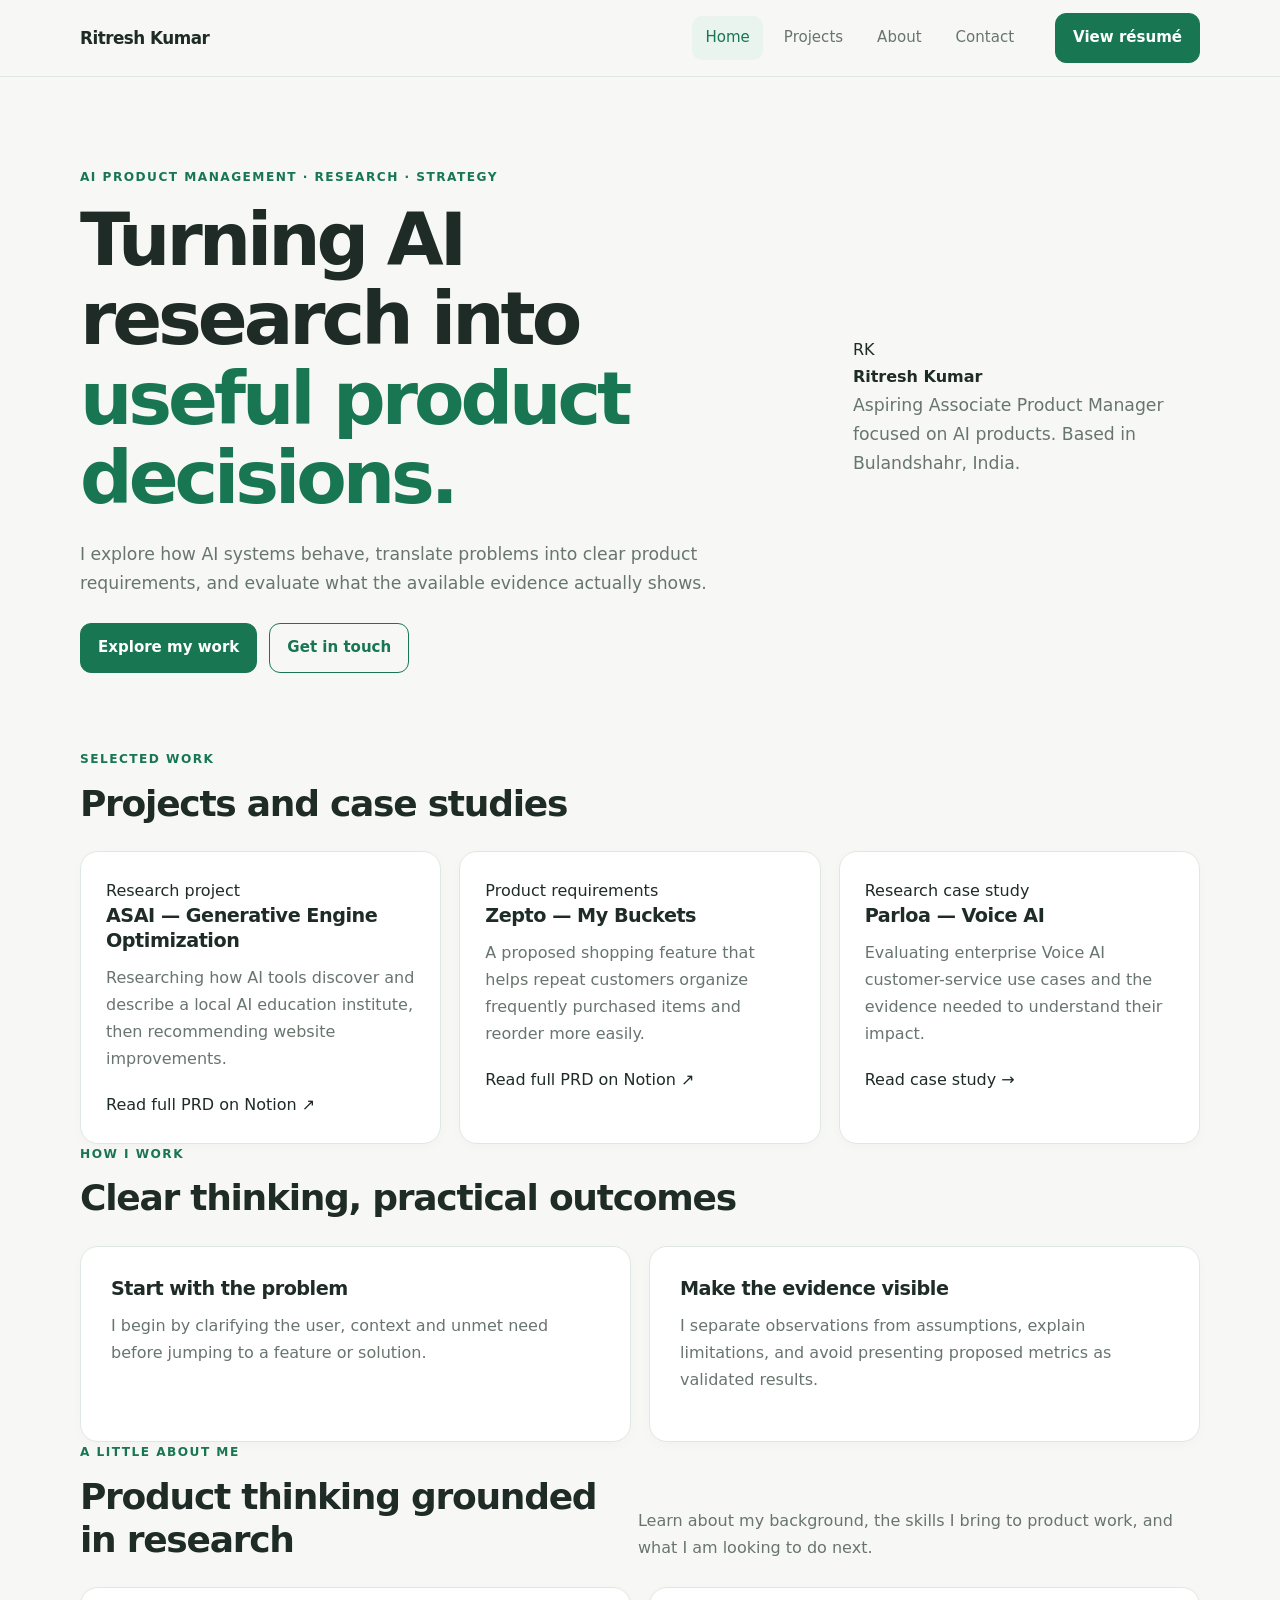
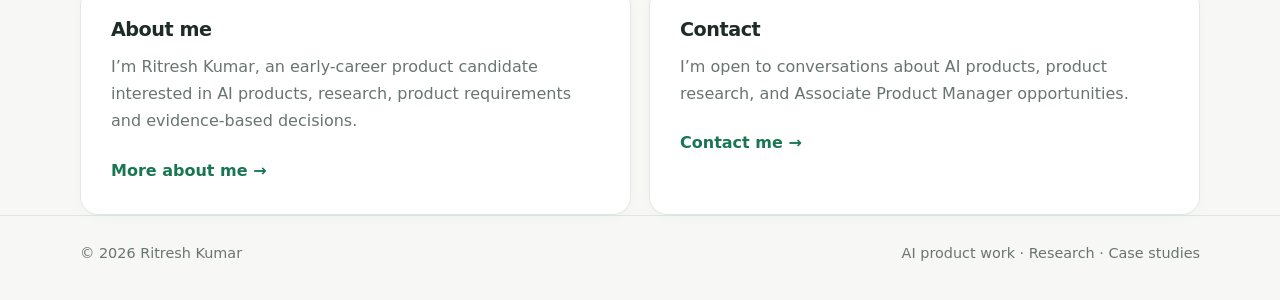
<file: index.html>
<!doctype html><html lang="en"><head><meta charset="utf-8"><meta name="viewport" content="width=device-width,initial-scale=1"><title>Ritresh Kumar | AI Product Portfolio</title><meta name="description" content="AI product research, GEO project work, product requirements and case studies by Ritresh Kumar."><link rel="stylesheet" href="styles.css"></head><body><header class="topbar"><nav class="nav wrap"><a class="brand" href="index.html">Ritresh Kumar</a><button class="menu-toggle" aria-expanded="false" aria-label="Toggle navigation">Menu</button><div class="navlinks"><a class="active" href="index.html">Home</a><a href="projects.html">Projects</a><a href="about.html">About</a><a href="contact.html">Contact</a></div><a class="button" href="resume.pdf" target="_blank" rel="noreferrer">View résumé</a></nav></header><main><div class="wrap"><section class="hero" style="border:0"><div><div class="eyebrow">AI Product Management · Research · Strategy</div><h1>Turning AI research into <span>useful product decisions.</span></h1><p>I explore how AI systems behave, translate problems into clear product requirements, and evaluate what the available evidence actually shows.</p><div class="actions"><a class="button" href="projects.html">Explore my work</a><a class="button secondary" href="contact.html">Get in touch</a></div></div><div class="profile-card"><div class="profile-mark">RK</div><strong>Ritresh Kumar</strong><p>Aspiring Associate Product Manager focused on AI products. Based in Bulandshahr, India.</p></div></section><section id="featured"><div class="section-head"><div><div class="eyebrow">Selected work</div><h2>Projects and case studies</h2></div></div><div class="cards project-cards">
<a class="project-card project-card-link" href="asai-case-study.html" aria-label="Open ASAI Generative Engine Optimization case study"><span class="tag">Research project</span><h3>ASAI — Generative Engine Optimization</h3><p>Researching how AI tools discover and describe a local AI education institute, then recommending website improvements.</p><span class="card-open">Read full PRD on Notion <span aria-hidden="true">↗</span></span></a>
<a class="project-card project-card-link" href="zepto-case-study.html" aria-label="Open Zepto My Buckets product requirements document"><span class="tag">Product requirements</span><h3>Zepto — My Buckets</h3><p>A proposed shopping feature that helps repeat customers organize frequently purchased items and reorder more easily.</p><span class="card-open">Read full PRD on Notion <span aria-hidden="true">↗</span></span></a>
<a class="project-card project-card-link" href="parloa-case-study.html" aria-label="Open Parloa Voice AI case study"><span class="tag">Research case study</span><h3>Parloa — Voice AI</h3><p>Evaluating enterprise Voice AI customer-service use cases and the evidence needed to understand their impact.</p><span class="card-open">Read case study <span aria-hidden="true">→</span></span></a>
</div></section><section><div class="section-head"><div><div class="eyebrow">How I work</div><h2>Clear thinking, practical outcomes</h2></div></div><div class="about-grid"><div class="simple-panel"><h3>Start with the problem</h3><p>I begin by clarifying the user, context and unmet need before jumping to a feature or solution.</p></div><div class="simple-panel"><h3>Make the evidence visible</h3><p>I separate observations from assumptions, explain limitations, and avoid presenting proposed metrics as validated results.</p></div></div></section><section class="home-overview"><div class="section-head"><div><div class="eyebrow">A little about me</div><h2>Product thinking grounded in research</h2></div><p>Learn about my background, the skills I bring to product work, and what I am looking to do next.</p></div><div class="about-grid"><article class="simple-panel overview-card"><h3>About me</h3><p>I’m Ritresh Kumar, an early-career product candidate interested in AI products, research, product requirements and evidence-based decisions.</p><a class="text-link" href="about.html">More about me <span aria-hidden="true">→</span></a></article><article class="simple-panel overview-card"><h3>Contact</h3><p>I’m open to conversations about AI products, product research, and Associate Product Manager opportunities.</p><a class="text-link" href="contact.html">Contact me <span aria-hidden="true">→</span></a></article></div></section></div></main><footer><div class="wrap footer-row"><span>© <span data-year>2026</span> Ritresh Kumar</span><span>AI product work · Research · Case studies</span></div></footer><script src="script.js"></script></body></html>
</file>
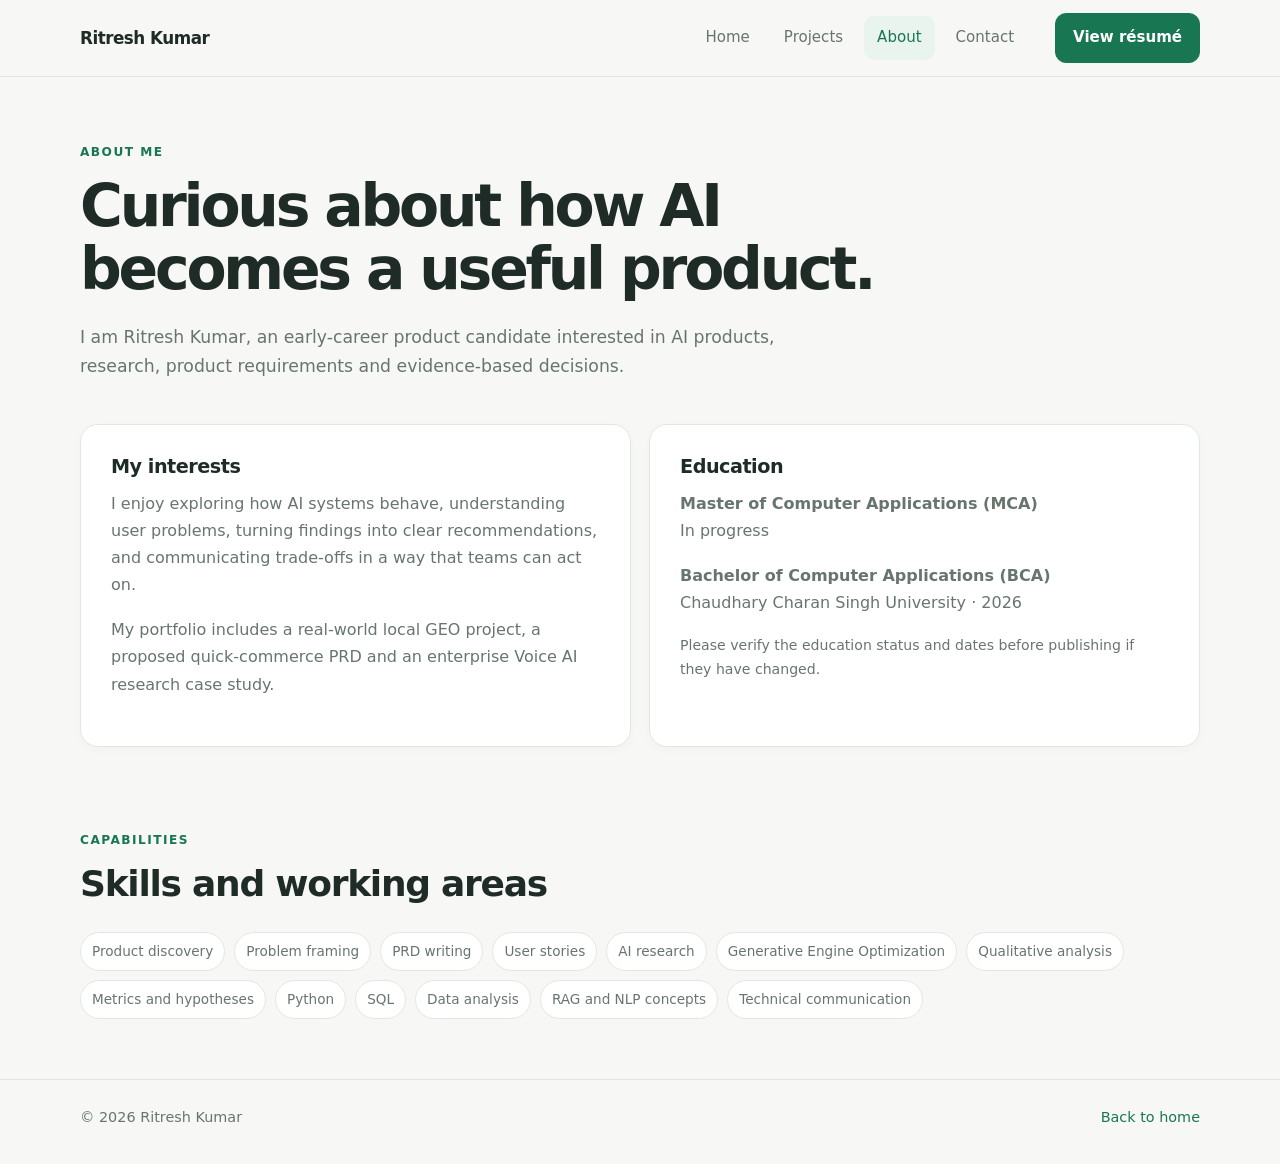
<file: about.html>
<!doctype html><html lang="en"><head><meta charset="utf-8"><meta name="viewport" content="width=device-width,initial-scale=1"><title>About Ritresh Kumar</title><link rel="stylesheet" href="styles.css"></head><body><header class="topbar"><nav class="nav wrap"><a class="brand" href="index.html">Ritresh Kumar</a><button class="menu-toggle" aria-expanded="false" aria-label="Toggle navigation">Menu</button><div class="navlinks"><a href="index.html">Home</a><a href="projects.html">Projects</a><a class="active" href="about.html">About</a><a href="contact.html">Contact</a></div><a class="button" href="resume.pdf" target="_blank" rel="noreferrer">View résumé</a></nav></header><main class="wrap"><div class="page-hero"><div class="eyebrow">About me</div><h1 class="page-title">Curious about how AI becomes a useful product.</h1><p style="max-width:760px;color:var(--muted)">I am Ritresh Kumar, an early-career product candidate interested in AI products, research, product requirements and evidence-based decisions.</p></div><div class="about-grid" style="padding-bottom:48px"><div class="simple-panel"><h3>My interests</h3><p>I enjoy exploring how AI systems behave, understanding user problems, turning findings into clear recommendations, and communicating trade-offs in a way that teams can act on.</p><p>My portfolio includes a real-world local GEO project, a proposed quick-commerce PRD and an enterprise Voice AI research case study.</p></div><div class="simple-panel"><h3>Education</h3><p><strong>Master of Computer Applications (MCA)</strong><br>In progress</p><p><strong>Bachelor of Computer Applications (BCA)</strong><br>Chaudhary Charan Singh University · 2026</p><p class="plain-note">Please verify the education status and dates before publishing if they have changed.</p></div></div><section style="padding-top:35px"><div class="section-head"><div><div class="eyebrow">Capabilities</div><h2>Skills and working areas</h2></div></div><div class="skills"><span>Product discovery</span><span>Problem framing</span><span>PRD writing</span><span>User stories</span><span>AI research</span><span>Generative Engine Optimization</span><span>Qualitative analysis</span><span>Metrics and hypotheses</span><span>Python</span><span>SQL</span><span>Data analysis</span><span>RAG and NLP concepts</span><span>Technical communication</span></div></section></main><footer><div class="wrap footer-row"><span>© 2026 Ritresh Kumar</span><a href="index.html">Back to home</a></div></footer><script src="script.js"></script></body></html>
</file>
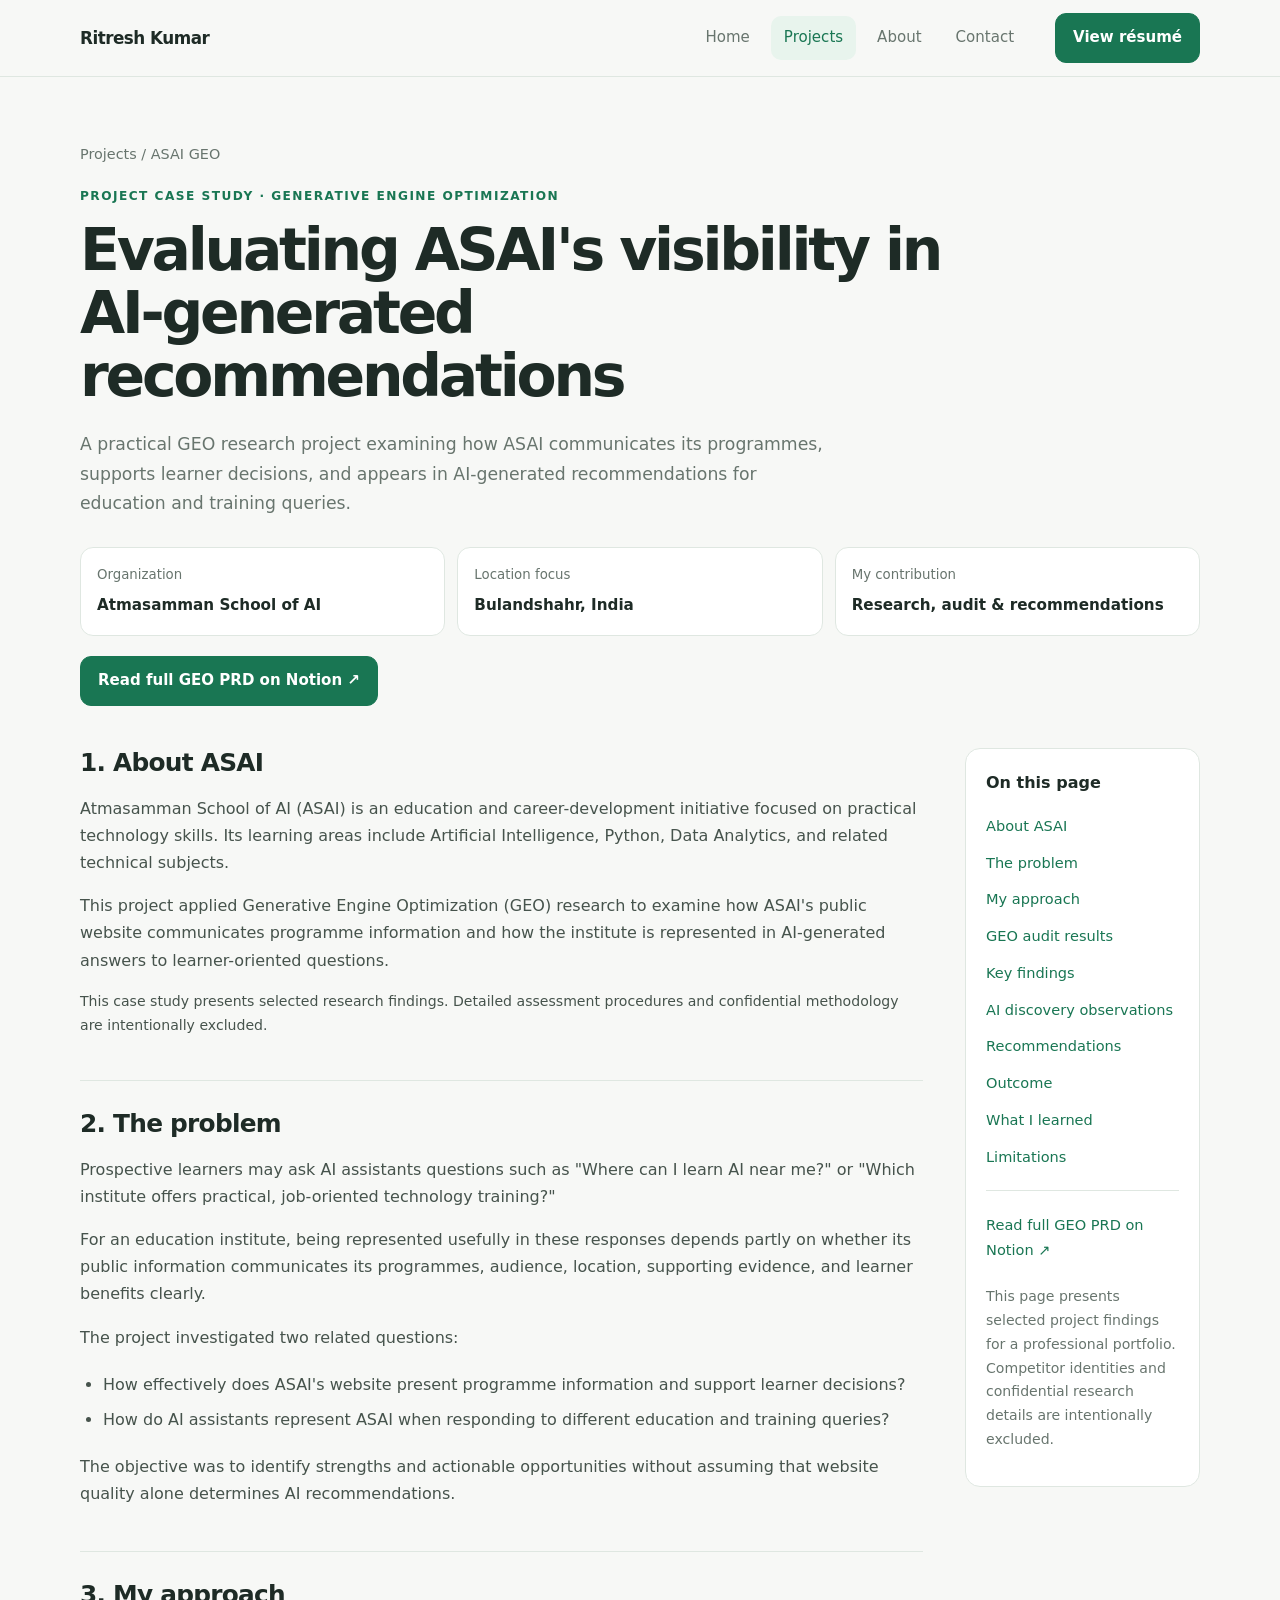
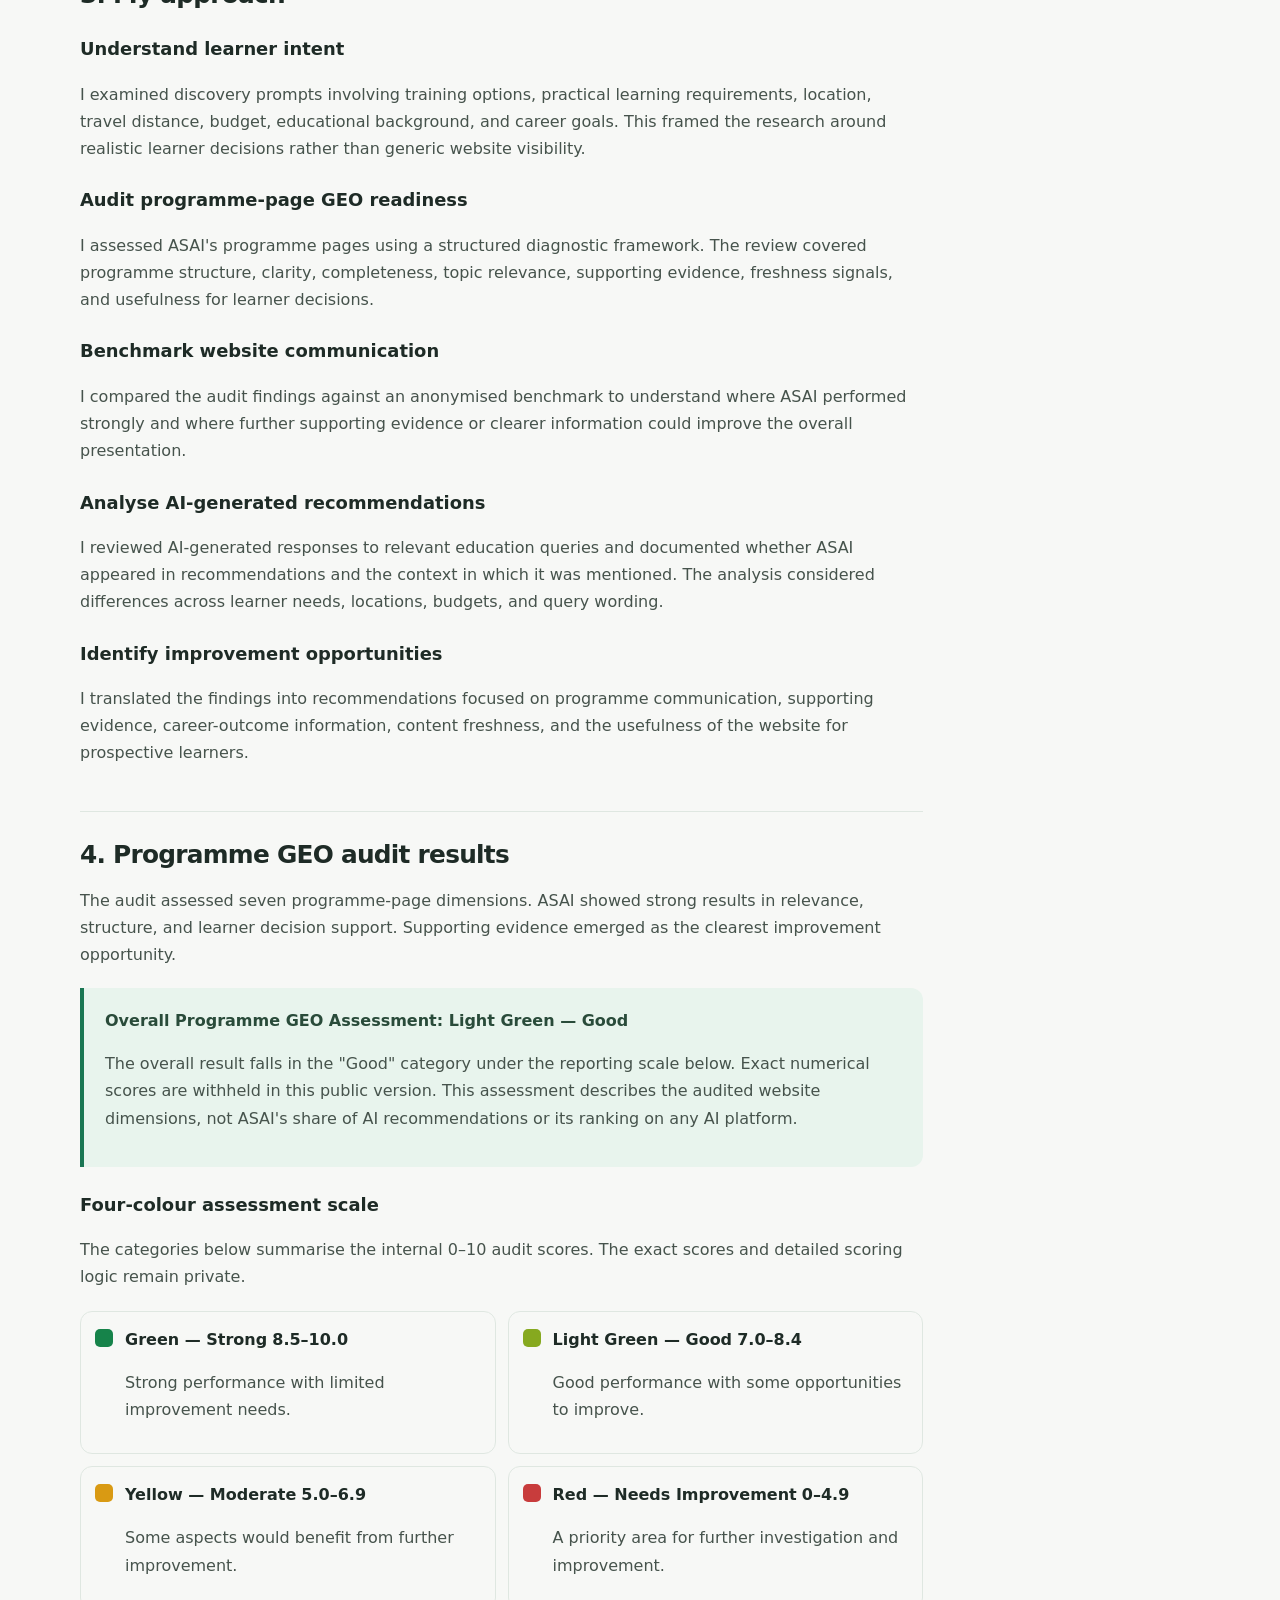
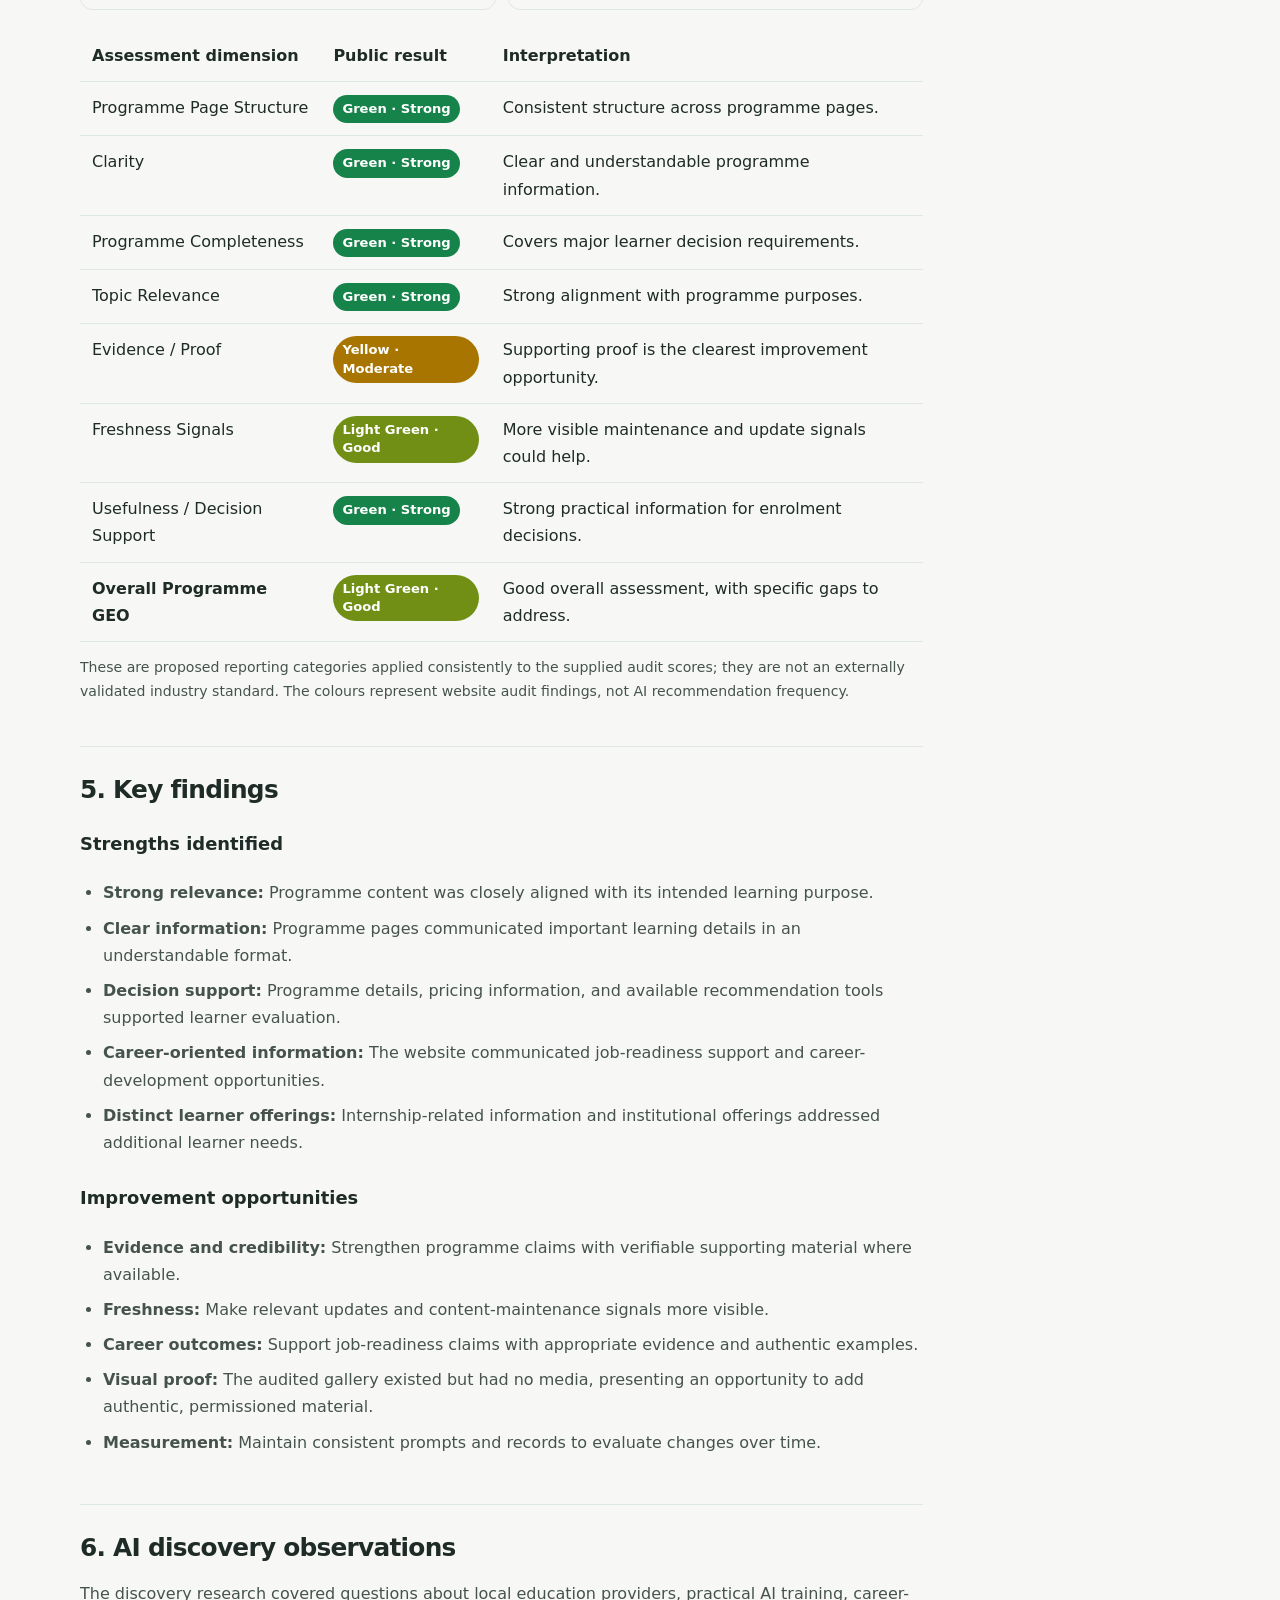
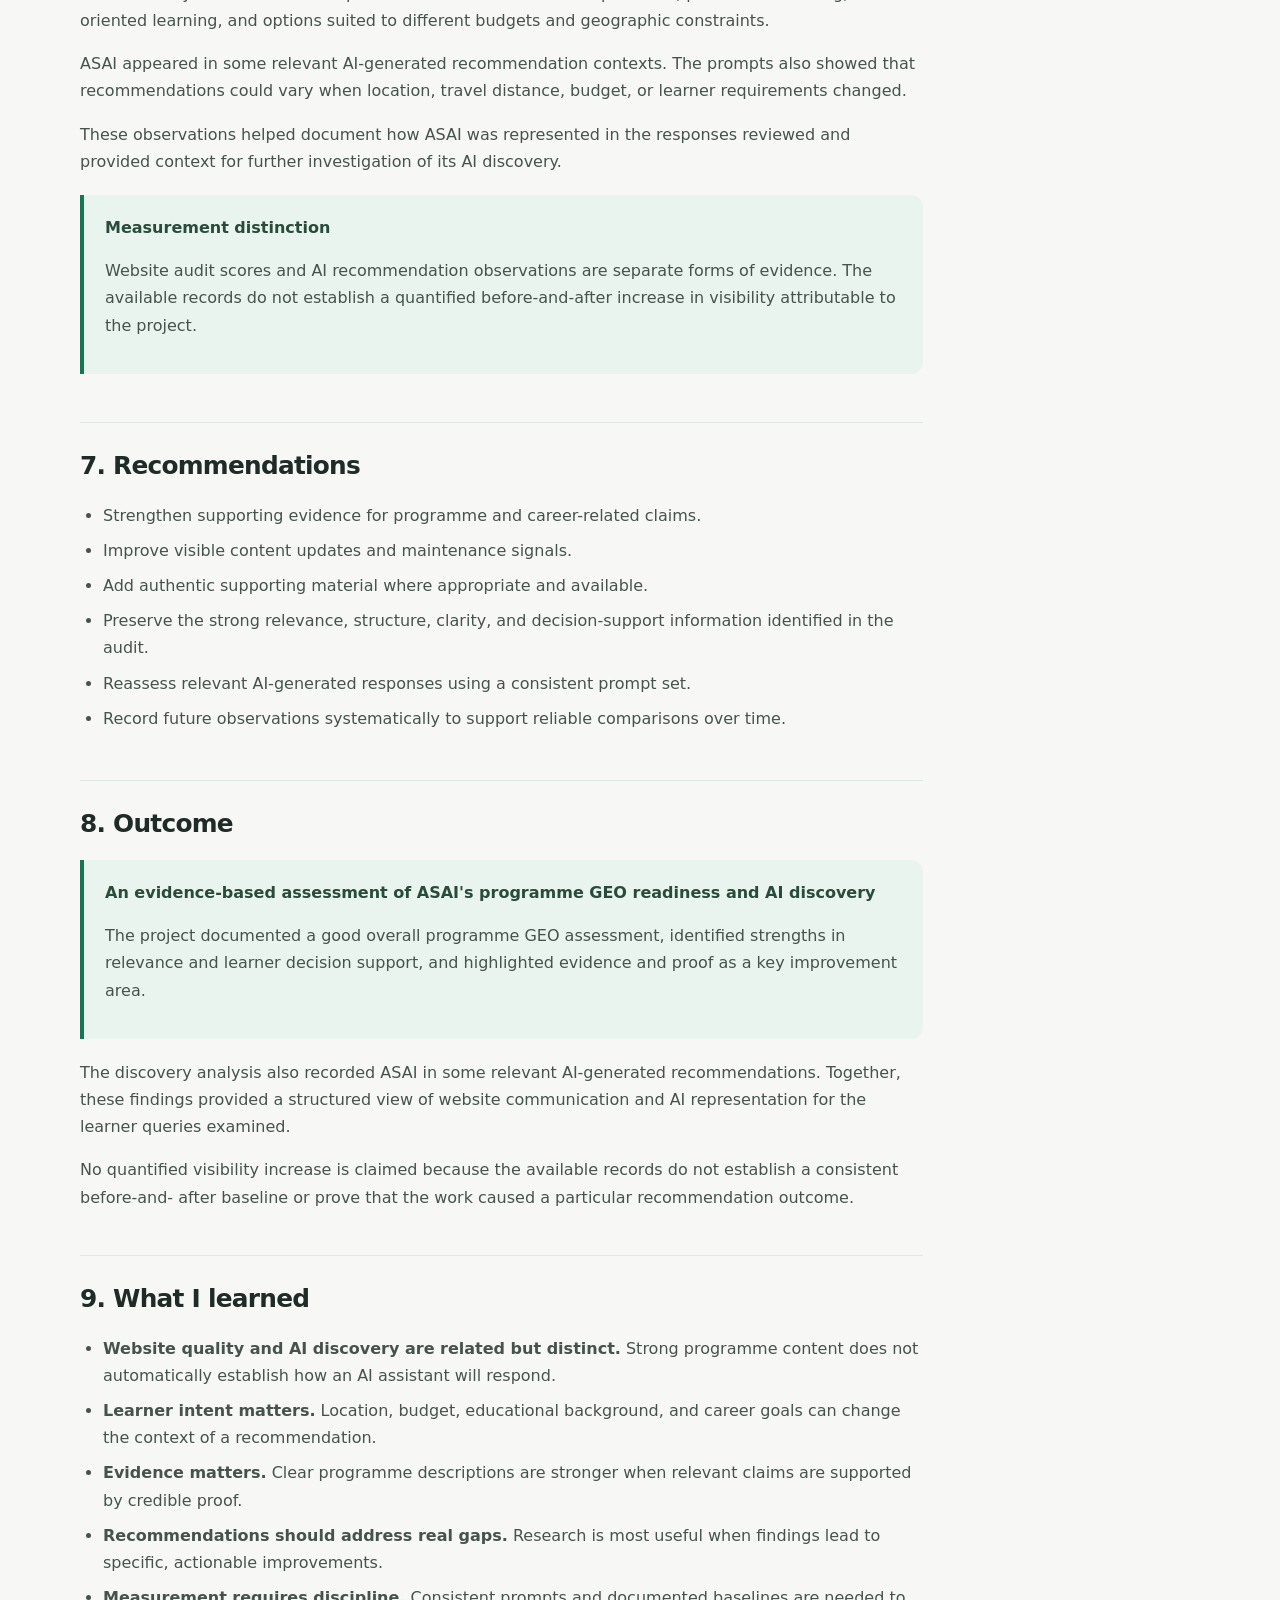
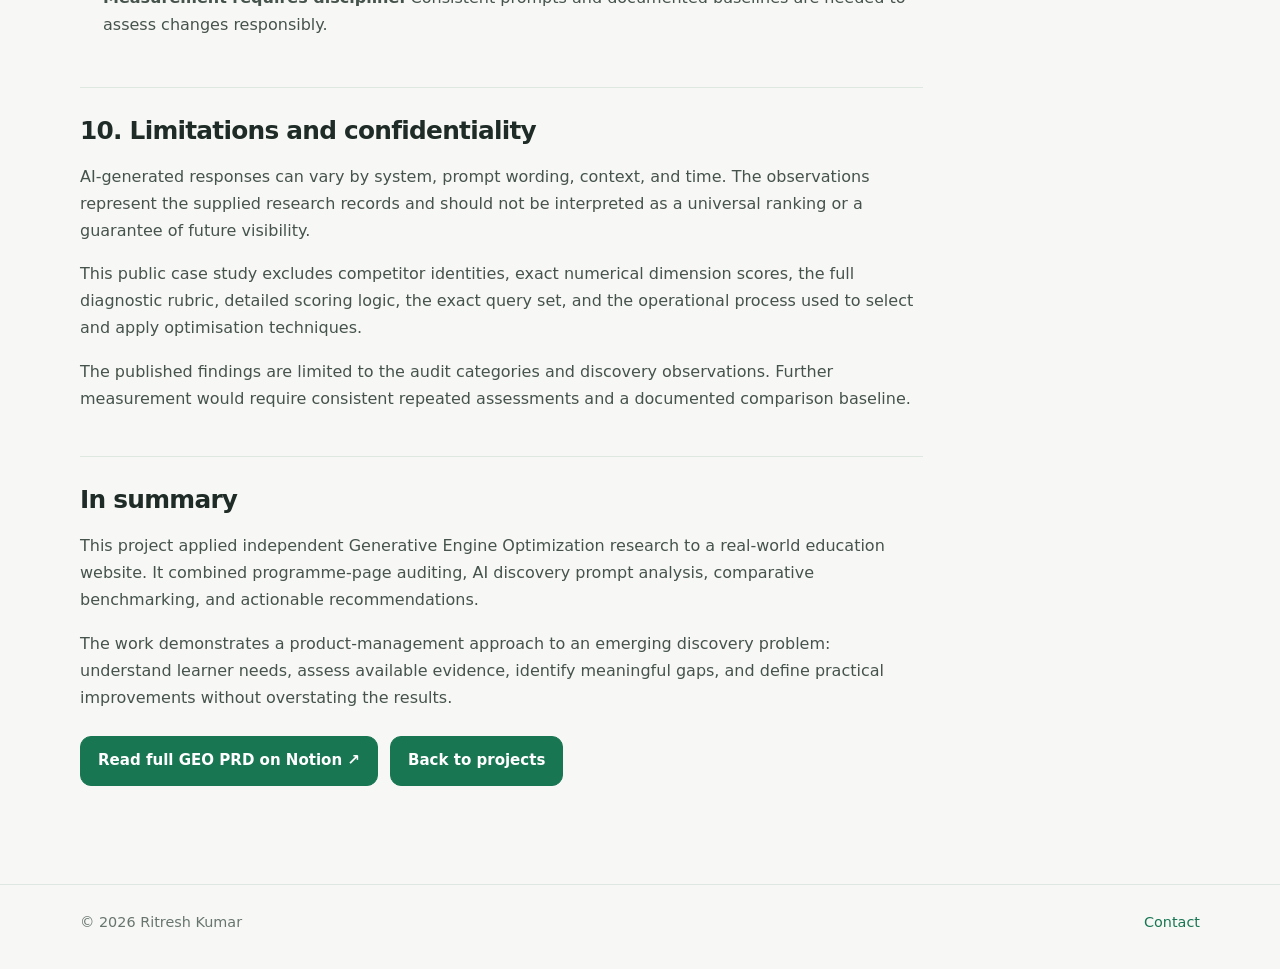
<file: asai-case-study.html>
<!doctype html>
<html lang="en">
<head>
  <meta charset="utf-8">
  <meta name="viewport" content="width=device-width, initial-scale=1">
  <title>ASAI GEO Case Study | Ritresh Kumar</title>
  <meta name="description" content="A practical GEO case study assessing ASAI's programme website, learner decision support, and visibility in AI-generated recommendations.">
  <link rel="stylesheet" href="styles.css">

  <style>
    .geo-legend {
      display: grid;
      grid-template-columns: repeat(2, minmax(0, 1fr));
      gap: 12px;
      margin: 20px 0;
    }

    .geo-level {
      display: flex;
      align-items: flex-start;
      gap: 12px;
      padding: 14px;
      border: 1px solid var(--line);
      border-radius: 12px;
    }

    .geo-swatch {
      flex: 0 0 18px;
      width: 18px;
      height: 18px;
      margin-top: 3px;
      border-radius: 5px;
    }

    .geo-green { background: #16834a; }
    .geo-light-green { background: #86a91f; }
    .geo-yellow { background: #d99a13; }
    .geo-red { background: #c83c3c; }

    .geo-label {
      display: inline-flex;
      align-items: center;
      gap: 7px;
      font-weight: 700;
    }

    .geo-pill {
      display: inline-block;
      padding: 5px 9px;
      border-radius: 999px;
      color: #fff;
      font-size: .82rem;
      font-weight: 700;
      line-height: 1.4;
    }

    .geo-pill.green { background: #16834a; }
    .geo-pill.light-green { background: #718f14; }
    .geo-pill.yellow { background: #a87500; }
    .geo-pill.red { background: #c83c3c; }

    .table-wrap {
      max-width: 100%;
      overflow-x: auto;
    }

    .table-wrap table {
      width: 100%;
      border-collapse: collapse;
    }

    .table-wrap th,
    .table-wrap td {
      padding: 12px;
      text-align: left;
      vertical-align: top;
      border-bottom: 1px solid var(--line);
    }

    @media (max-width: 640px) {
      .geo-legend {
        grid-template-columns: 1fr;
      }
    }
  </style>
</head>

<body>

  <header class="topbar">
    <nav class="nav wrap">
      <a class="brand" href="index.html">Ritresh Kumar</a>

      <button class="menu-toggle"
              aria-expanded="false"
              aria-label="Toggle navigation">
        Menu
      </button>

      <div class="navlinks">
        <a href="index.html">Home</a>
        <a class="active" href="projects.html">Projects</a>
        <a href="about.html">About</a>
        <a href="contact.html">Contact</a>
      </div>

      <a class="button"
         href="resume.pdf"
         target="_blank"
         rel="noreferrer">
        View résumé
      </a>
    </nav>
  </header>

  <main class="wrap">

    <div class="page-hero">
      <div class="breadcrumbs">
        <a href="projects.html">Projects</a> / ASAI GEO
      </div>

      <div class="eyebrow">
        Project Case Study · Generative Engine Optimization
      </div>

      <h1 class="page-title">
        Evaluating ASAI's visibility in AI-generated recommendations
      </h1>

      <p style="max-width:760px;color:var(--muted)">
        A practical GEO research project examining how ASAI communicates
        its programmes, supports learner decisions, and appears in
        AI-generated recommendations for education and training queries.
      </p>

      <div class="metadata">
        <div>
          <small>Organization</small>
          <strong>Atmasamman School of AI</strong>
        </div>

        <div>
          <small>Location focus</small>
          <strong>Bulandshahr, India</strong>
        </div>

        <div>
          <small>My contribution</small>
          <strong>Research, audit &amp; recommendations</strong>
        </div>
      </div>

      <div class="actions" style="margin-top:20px">
        <a class="button"
           href="https://app.notion.com/p/GEO-Generative-Engine-Optimization-3e77df70513b80cbb42ec50b69eb6256"
           target="_blank"
           rel="noopener noreferrer">
          Read full GEO PRD on Notion ↗
        </a>
      </div>
    </div>

    <div class="case-layout">
      <article class="case-main">

        <section id="overview" style="padding-top:0;border:0">
          <h2>1. About ASAI</h2>

          <p>
            Atmasamman School of AI (ASAI) is an education and
            career-development initiative focused on practical technology
            skills. Its learning areas include Artificial Intelligence,
            Python, Data Analytics, and related technical subjects.
          </p>

          <p>
            This project applied Generative Engine Optimization (GEO)
            research to examine how ASAI's public website communicates
            programme information and how the institute is represented
            in AI-generated answers to learner-oriented questions.
          </p>

          <p class="plain-note">
            This case study presents selected research findings.
            Detailed assessment procedures and confidential methodology
            are intentionally excluded.
          </p>
        </section>

        <section id="problem">
          <h2>2. The problem</h2>

          <p>
            Prospective learners may ask AI assistants questions such as
            "Where can I learn AI near me?" or "Which institute offers
            practical, job-oriented technology training?"
          </p>

          <p>
            For an education institute, being represented usefully in
            these responses depends partly on whether its public
            information communicates its programmes, audience, location,
            supporting evidence, and learner benefits clearly.
          </p>

          <p>The project investigated two related questions:</p>

          <ul>
            <li>
              How effectively does ASAI's website present programme
              information and support learner decisions?
            </li>
            <li>
              How do AI assistants represent ASAI when responding to
              different education and training queries?
            </li>
          </ul>

          <p>
            The objective was to identify strengths and actionable
            opportunities without assuming that website quality alone
            determines AI recommendations.
          </p>
        </section>

        <section id="approach">
          <h2>3. My approach</h2>

          <h3>Understand learner intent</h3>
          <p>
            I examined discovery prompts involving training options,
            practical learning requirements, location, travel distance,
            budget, educational background, and career goals. This framed
            the research around realistic learner decisions rather than
            generic website visibility.
          </p>

          <h3>Audit programme-page GEO readiness</h3>
          <p>
            I assessed ASAI's programme pages using a structured
            diagnostic framework. The review covered programme structure,
            clarity, completeness, topic relevance, supporting evidence,
            freshness signals, and usefulness for learner decisions.
          </p>

          <h3>Benchmark website communication</h3>
          <p>
            I compared the audit findings against an anonymised benchmark
            to understand where ASAI performed strongly and where further
            supporting evidence or clearer information could improve the
            overall presentation.
          </p>

          <h3>Analyse AI-generated recommendations</h3>
          <p>
            I reviewed AI-generated responses to relevant education
            queries and documented whether ASAI appeared in recommendations
            and the context in which it was mentioned. The analysis
            considered differences across learner needs, locations,
            budgets, and query wording.
          </p>

          <h3>Identify improvement opportunities</h3>
          <p>
            I translated the findings into recommendations focused on
            programme communication, supporting evidence, career-outcome
            information, content freshness, and the usefulness of the
            website for prospective learners.
          </p>
        </section>

        <section id="audit">
          <h2>4. Programme GEO audit results</h2>

          <p>
            The audit assessed seven programme-page dimensions. ASAI
            showed strong results in relevance, structure, and learner
            decision support. Supporting evidence emerged as the clearest
            improvement opportunity.
          </p>

          <div class="callout">
            <strong>Overall Programme GEO Assessment: Light Green — Good</strong>
            <p>
              The overall result falls in the "Good" category under the
              reporting scale below. Exact numerical scores are withheld
              in this public version. This assessment describes the
              audited website dimensions, not ASAI's share of AI
              recommendations or its ranking on any AI platform.
            </p>
          </div>

          <h3>Four-colour assessment scale</h3>

          <p>
            The categories below summarise the internal 0–10 audit scores.
            The exact scores and detailed scoring logic remain private.
          </p>

          <div class="geo-legend">

            <div class="geo-level">
              <span class="geo-swatch geo-green"></span>
              <div>
                <div class="geo-label">Green — Strong</div>
                <strong>8.5–10.0</strong>
                <p>Strong performance with limited improvement needs.</p>
              </div>
            </div>

            <div class="geo-level">
              <span class="geo-swatch geo-light-green"></span>
              <div>
                <div class="geo-label">Light Green — Good</div>
                <strong>7.0–8.4</strong>
                <p>Good performance with some opportunities to improve.</p>
              </div>
            </div>

            <div class="geo-level">
              <span class="geo-swatch geo-yellow"></span>
              <div>
                <div class="geo-label">Yellow — Moderate</div>
                <strong>5.0–6.9</strong>
                <p>Some aspects would benefit from further improvement.</p>
              </div>
            </div>

            <div class="geo-level">
              <span class="geo-swatch geo-red"></span>
              <div>
                <div class="geo-label">Red — Needs Improvement</div>
                <strong>0–4.9</strong>
                <p>A priority area for further investigation and improvement.</p>
              </div>
            </div>

          </div>

          <div class="table-wrap">
            <table>
              <thead>
                <tr>
                  <th scope="col">Assessment dimension</th>
                  <th scope="col">Public result</th>
                  <th scope="col">Interpretation</th>
                </tr>
              </thead>

              <tbody>
                <tr>
                  <td>Programme Page Structure</td>
                  <td><span class="geo-pill green">Green · Strong</span></td>
                  <td>Consistent structure across programme pages.</td>
                </tr>

                <tr>
                  <td>Clarity</td>
                  <td><span class="geo-pill green">Green · Strong</span></td>
                  <td>Clear and understandable programme information.</td>
                </tr>

                <tr>
                  <td>Programme Completeness</td>
                  <td><span class="geo-pill green">Green · Strong</span></td>
                  <td>Covers major learner decision requirements.</td>
                </tr>

                <tr>
                  <td>Topic Relevance</td>
                  <td><span class="geo-pill green">Green · Strong</span></td>
                  <td>Strong alignment with programme purposes.</td>
                </tr>

                <tr>
                  <td>Evidence / Proof</td>
                  <td><span class="geo-pill yellow">Yellow · Moderate</span></td>
                  <td>Supporting proof is the clearest improvement opportunity.</td>
                </tr>

                <tr>
                  <td>Freshness Signals</td>
                  <td><span class="geo-pill light-green">Light Green · Good</span></td>
                  <td>More visible maintenance and update signals could help.</td>
                </tr>

                <tr>
                  <td>Usefulness / Decision Support</td>
                  <td><span class="geo-pill green">Green · Strong</span></td>
                  <td>Strong practical information for enrolment decisions.</td>
                </tr>

                <tr>
                  <th scope="row">Overall Programme GEO</th>
                  <th><span class="geo-pill light-green">Light Green · Good</span></th>
                  <td>Good overall assessment, with specific gaps to address.</td>
                </tr>
              </tbody>
            </table>
          </div>

          <p class="plain-note">
            These are proposed reporting categories applied consistently
            to the supplied audit scores; they are not an externally
            validated industry standard. The colours represent website
            audit findings, not AI recommendation frequency.
          </p>
        </section>

        <section id="findings">
          <h2>5. Key findings</h2>

          <h3>Strengths identified</h3>
          <ul>
            <li>
              <strong>Strong relevance:</strong>
              Programme content was closely aligned with its intended
              learning purpose.
            </li>
            <li>
              <strong>Clear information:</strong>
              Programme pages communicated important learning details
              in an understandable format.
            </li>
            <li>
              <strong>Decision support:</strong>
              Programme details, pricing information, and available
              recommendation tools supported learner evaluation.
            </li>
            <li>
              <strong>Career-oriented information:</strong>
              The website communicated job-readiness support and
              career-development opportunities.
            </li>
            <li>
              <strong>Distinct learner offerings:</strong>
              Internship-related information and institutional offerings
              addressed additional learner needs.
            </li>
          </ul>

          <h3>Improvement opportunities</h3>
          <ul>
            <li>
              <strong>Evidence and credibility:</strong>
              Strengthen programme claims with verifiable supporting
              material where available.
            </li>
            <li>
              <strong>Freshness:</strong>
              Make relevant updates and content-maintenance signals
              more visible.
            </li>
            <li>
              <strong>Career outcomes:</strong>
              Support job-readiness claims with appropriate evidence
              and authentic examples.
            </li>
            <li>
              <strong>Visual proof:</strong>
              The audited gallery existed but had no media, presenting
              an opportunity to add authentic, permissioned material.
            </li>
            <li>
              <strong>Measurement:</strong>
              Maintain consistent prompts and records to evaluate
              changes over time.
            </li>
          </ul>
        </section>

        <section id="discovery">
          <h2>6. AI discovery observations</h2>

          <p>
            The discovery research covered questions about local education
            providers, practical AI training, career-oriented learning,
            and options suited to different budgets and geographic
            constraints.
          </p>

          <p>
            ASAI appeared in some relevant AI-generated recommendation
            contexts. The prompts also showed that recommendations could
            vary when location, travel distance, budget, or learner
            requirements changed.
          </p>

          <p>
            These observations helped document how ASAI was represented
            in the responses reviewed and provided context for further
            investigation of its AI discovery.
          </p>

          <div class="callout">
            <strong>Measurement distinction</strong>
            <p>
              Website audit scores and AI recommendation observations
              are separate forms of evidence. The available records do
              not establish a quantified before-and-after increase in
              visibility attributable to the project.
            </p>
          </div>
        </section>

        <section id="recommendations">
          <h2>7. Recommendations</h2>

          <ul>
            <li>
              Strengthen supporting evidence for programme and
              career-related claims.
            </li>
            <li>
              Improve visible content updates and maintenance signals.
            </li>
            <li>
              Add authentic supporting material where appropriate
              and available.
            </li>
            <li>
              Preserve the strong relevance, structure, clarity, and
              decision-support information identified in the audit.
            </li>
            <li>
              Reassess relevant AI-generated responses using a
              consistent prompt set.
            </li>
            <li>
              Record future observations systematically to support
              reliable comparisons over time.
            </li>
          </ul>
        </section>

        <section id="outcome">
          <h2>8. Outcome</h2>

          <div class="callout">
            <strong>
              An evidence-based assessment of ASAI's programme GEO
              readiness and AI discovery
            </strong>
            <p>
              The project documented a good overall programme GEO
              assessment, identified strengths in relevance and learner
              decision support, and highlighted evidence and proof as
              a key improvement area.
            </p>
          </div>

          <p>
            The discovery analysis also recorded ASAI in some relevant
            AI-generated recommendations. Together, these findings
            provided a structured view of website communication and
            AI representation for the learner queries examined.
          </p>

          <p>
            No quantified visibility increase is claimed because the
            available records do not establish a consistent before-and-
            after baseline or prove that the work caused a particular
            recommendation outcome.
          </p>
        </section>

        <section id="learning">
          <h2>9. What I learned</h2>

          <ul>
            <li>
              <strong>Website quality and AI discovery are related
              but distinct.</strong>
              Strong programme content does not automatically establish
              how an AI assistant will respond.
            </li>
            <li>
              <strong>Learner intent matters.</strong>
              Location, budget, educational background, and career
              goals can change the context of a recommendation.
            </li>
            <li>
              <strong>Evidence matters.</strong>
              Clear programme descriptions are stronger when relevant
              claims are supported by credible proof.
            </li>
            <li>
              <strong>Recommendations should address real gaps.</strong>
              Research is most useful when findings lead to specific,
              actionable improvements.
            </li>
            <li>
              <strong>Measurement requires discipline.</strong>
              Consistent prompts and documented baselines are needed
              to assess changes responsibly.
            </li>
          </ul>
        </section>

        <section id="limits">
          <h2>10. Limitations and confidentiality</h2>

          <p>
            AI-generated responses can vary by system, prompt wording,
            context, and time. The observations represent the supplied
            research records and should not be interpreted as a universal
            ranking or a guarantee of future visibility.
          </p>

          <p>
            This public case study excludes competitor identities,
            exact numerical dimension scores, the full diagnostic rubric,
            detailed scoring logic, the exact query set, and the
            operational process used to select and apply optimisation
            techniques.
          </p>

          <p>
            The published findings are limited to the audit categories
            and discovery observations. Further measurement would require
            consistent repeated assessments and a documented comparison
            baseline.
          </p>
        </section>

        <section id="summary">
          <h2>In summary</h2>

          <p>
            This project applied independent Generative Engine
            Optimization research to a real-world education website.
            It combined programme-page auditing, AI discovery prompt
            analysis, comparative benchmarking, and actionable
            recommendations.
          </p>

          <p>
            The work demonstrates a product-management approach to an
            emerging discovery problem: understand learner needs, assess
            available evidence, identify meaningful gaps, and define
            practical improvements without overstating the results.
          </p>

          <div class="actions">
            <a class="button"
               href="https://app.notion.com/p/GEO-Generative-Engine-Optimization-3e77df70513b80cbb42ec50b69eb6256"
               target="_blank"
               rel="noopener noreferrer">
              Read full GEO PRD on Notion ↗
            </a>

            <a class="button" href="projects.html">
              Back to projects
            </a>
          </div>
        </section>

      </article>

      <aside class="case-aside">
        <h3>On this page</h3>

        <a href="#overview">About ASAI</a>
        <a href="#problem">The problem</a>
        <a href="#approach">My approach</a>
        <a href="#audit">GEO audit results</a>
        <a href="#findings">Key findings</a>
        <a href="#discovery">AI discovery observations</a>
        <a href="#recommendations">Recommendations</a>
        <a href="#outcome">Outcome</a>
        <a href="#learning">What I learned</a>
        <a href="#limits">Limitations</a>

        <hr style="border:0;border-top:1px solid var(--line);margin:15px 0">

        <p>
          <a href="https://app.notion.com/p/GEO-Generative-Engine-Optimization-3e77df70513b80cbb42ec50b69eb6256"
             target="_blank"
             rel="noopener noreferrer">
            Read full GEO PRD on Notion ↗
          </a>
        </p>

        <p class="plain-note">
          This page presents selected project findings for a professional
          portfolio. Competitor identities and confidential research
          details are intentionally excluded.
        </p>
      </aside>
    </div>
  </main>

  <footer>
    <div class="wrap footer-row">
      <span>© 2026 Ritresh Kumar</span>
      <a href="contact.html">Contact</a>
    </div>
  </footer>

  <script src="script.js"></script>
</body>
</html>
</file>
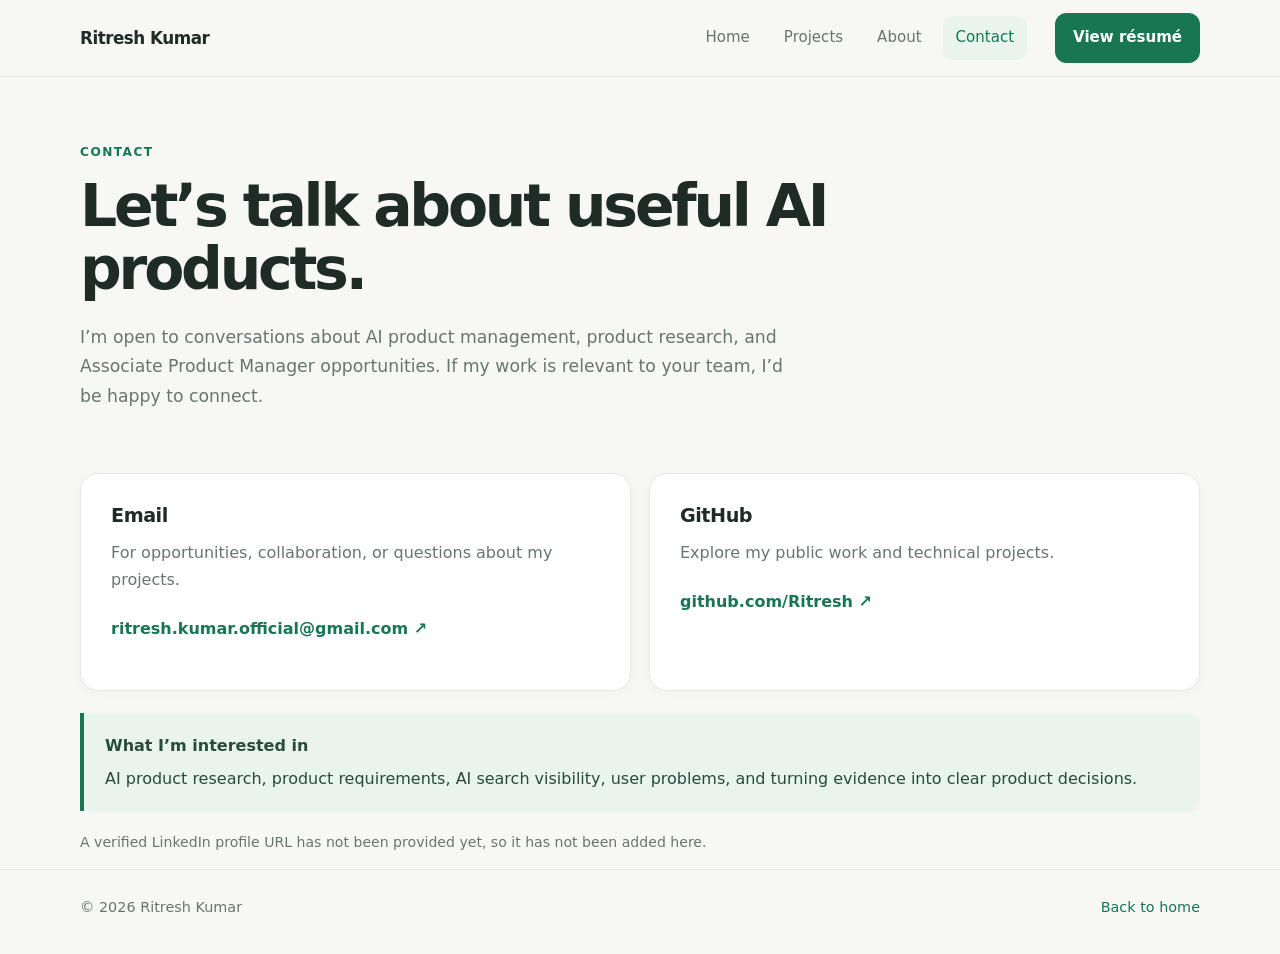
<file: contact.html>
<!doctype html>
<html lang="en">
<head>
<meta charset="utf-8"><meta name="viewport" content="width=device-width,initial-scale=1">
<title>Contact Ritresh Kumar</title>
<meta name="description" content="Contact Ritresh Kumar about AI product management, product research and project opportunities.">
<link rel="stylesheet" href="styles.css">
</head>
<body>
<header class="topbar"><nav class="nav wrap"><a class="brand" href="index.html">Ritresh Kumar</a><button class="menu-toggle" aria-expanded="false" aria-label="Toggle navigation">Menu</button><div class="navlinks"><a href="index.html">Home</a><a href="projects.html">Projects</a><a href="about.html">About</a><a class="active" href="contact.html" aria-current="page">Contact</a></div><a class="button" href="resume.pdf" target="_blank" rel="noreferrer">View résumé</a></nav></header>
<main class="wrap">
<div class="page-hero"><div class="eyebrow">Contact</div><h1 class="page-title">Let’s talk about useful AI products.</h1><p style="max-width:720px;color:var(--muted)">I’m open to conversations about AI product management, product research, and Associate Product Manager opportunities. If my work is relevant to your team, I’d be happy to connect.</p></div>
<section style="padding-top:20px;border-top:0"><div class="about-grid">
<div class="simple-panel"><h3>Email</h3><p>For opportunities, collaboration, or questions about my projects.</p><p><a class="text-link" href="mailto:ritresh.kumar.official@gmail.com">ritresh.kumar.official@gmail.com <span aria-hidden="true">↗</span></a></p></div>
<div class="simple-panel"><h3>GitHub</h3><p>Explore my public work and technical projects.</p><p><a class="text-link" href="https://github.com/Ritresh" target="_blank" rel="noreferrer">github.com/Ritresh <span aria-hidden="true">↗</span></a></p></div>
</div><div class="callout" style="margin-top:22px"><strong>What I’m interested in</strong>AI product research, product requirements, AI search visibility, user problems, and turning evidence into clear product decisions.</div><p class="plain-note" style="margin-top:18px">A verified LinkedIn profile URL has not been provided yet, so it has not been added here.</p></section>
</main><footer><div class="wrap footer-row"><span>© 2026 Ritresh Kumar</span><a href="index.html">Back to home</a></div></footer><script src="script.js"></script></body></html>
</file>
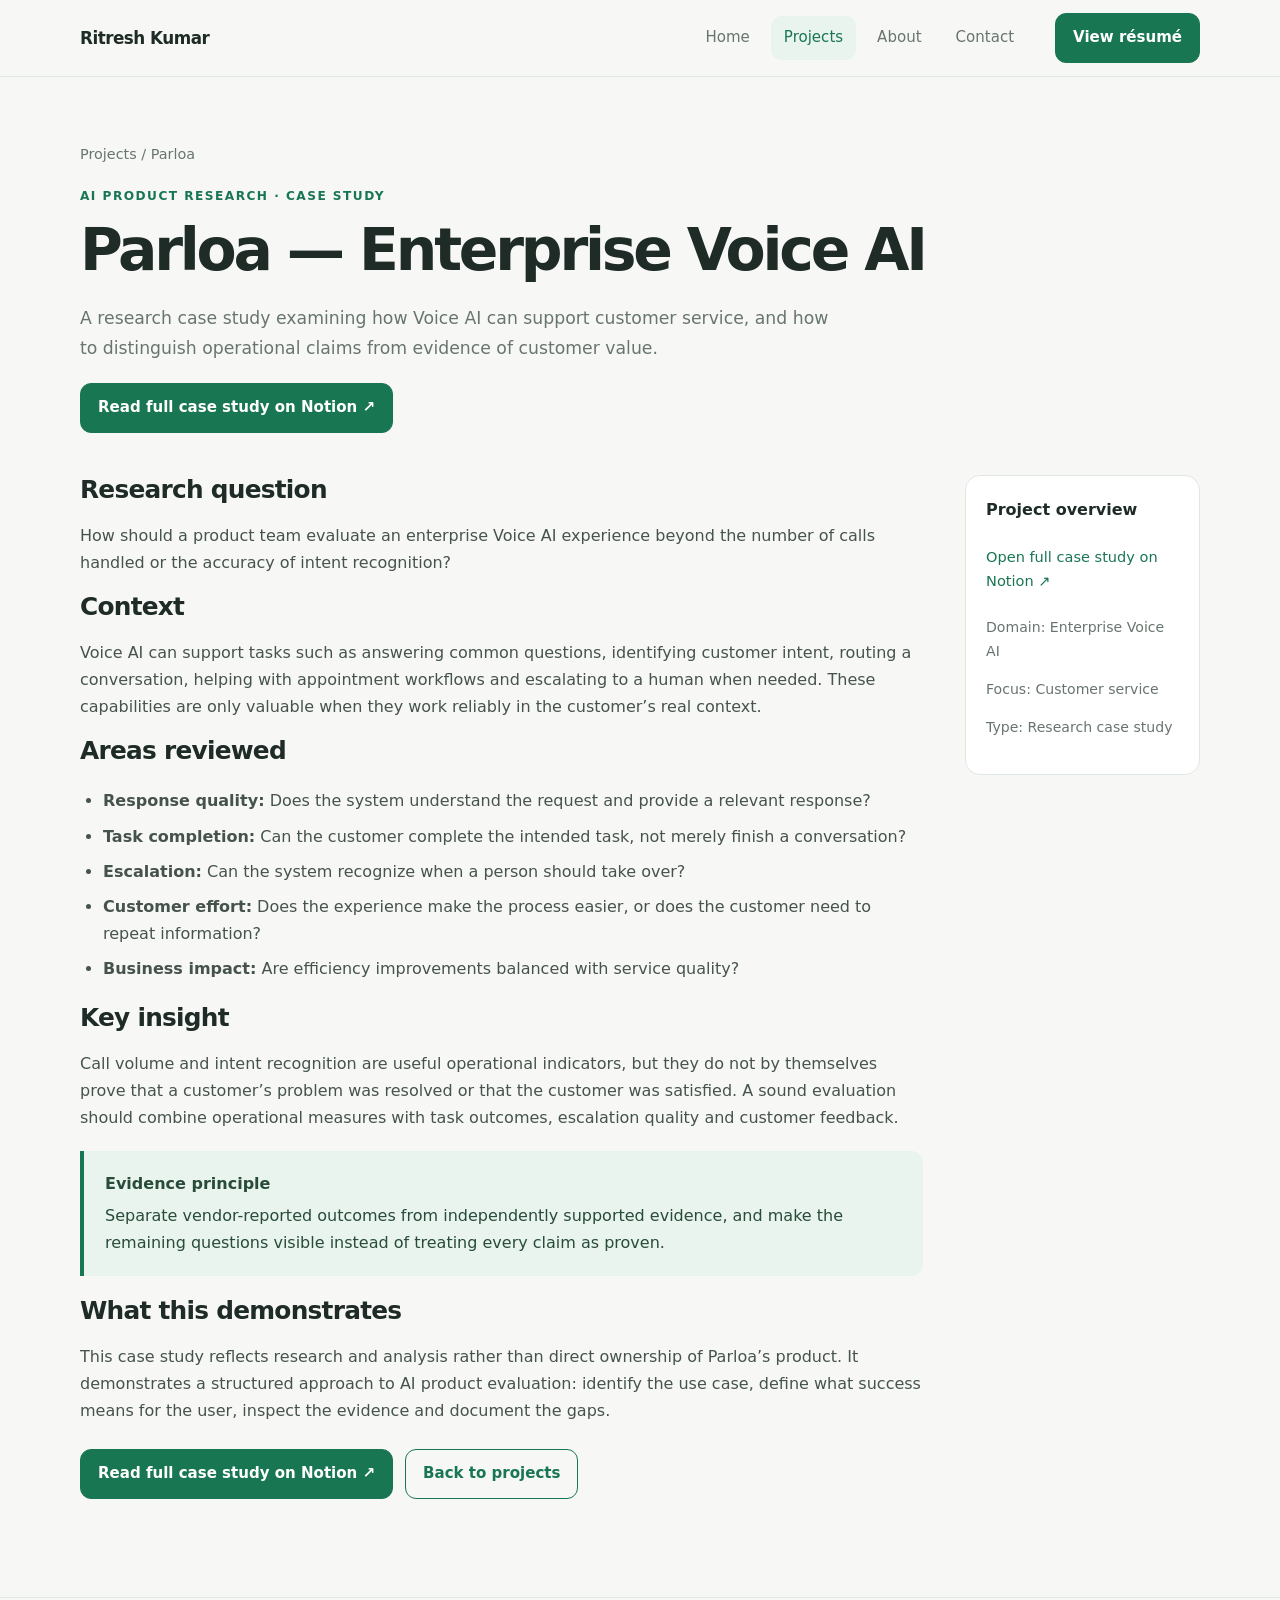
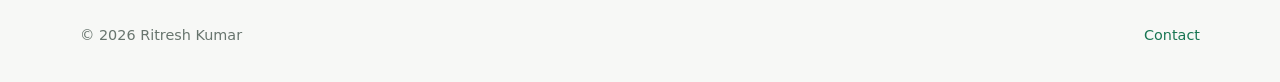
<file: parloa-case-study.html>
<!doctype html><html lang="en"><head><meta charset="utf-8"><meta name="viewport" content="width=device-width,initial-scale=1"><title>Parloa Voice AI Case Study | Ritresh Kumar</title><link rel="stylesheet" href="styles.css"></head><body><header class="topbar"><nav class="nav wrap"><a class="brand" href="index.html">Ritresh Kumar</a><button class="menu-toggle" aria-expanded="false" aria-label="Toggle navigation">Menu</button><div class="navlinks"><a href="index.html">Home</a><a class="active" href="projects.html">Projects</a><a href="about.html">About</a><a href="contact.html">Contact</a></div><a class="button" href="resume.pdf" target="_blank" rel="noreferrer">View résumé</a></nav></header><main class="wrap"><div class="page-hero"><div class="breadcrumbs"><a href="projects.html">Projects</a> / Parloa</div><div class="eyebrow">AI product research · Case study</div><h1 class="page-title">Parloa — Enterprise Voice AI</h1><p style="max-width:760px;color:var(--muted)">A research case study examining how Voice AI can support customer service, and how to distinguish operational claims from evidence of customer value.</p><div class="actions" style="margin-top:20px"><a class="button" href="https://app.notion.com/p/PARLOA-CASE-STUDY-3d97df70513b80628e7fe40b1260d647?source=copy_link&__dm_a=1" target="_blank" rel="noopener noreferrer">Read full case study on Notion ↗</a></div></div><div class="case-layout"><article class="case-main"><section style="padding-top:0;border:0"><h2>Research question</h2><p>How should a product team evaluate an enterprise Voice AI experience beyond the number of calls handled or the accuracy of intent recognition?</p><h2>Context</h2><p>Voice AI can support tasks such as answering common questions, identifying customer intent, routing a conversation, helping with appointment workflows and escalating to a human when needed. These capabilities are only valuable when they work reliably in the customer’s real context.</p><h2>Areas reviewed</h2><ul><li><strong>Response quality:</strong> Does the system understand the request and provide a relevant response?</li><li><strong>Task completion:</strong> Can the customer complete the intended task, not merely finish a conversation?</li><li><strong>Escalation:</strong> Can the system recognize when a person should take over?</li><li><strong>Customer effort:</strong> Does the experience make the process easier, or does the customer need to repeat information?</li><li><strong>Business impact:</strong> Are efficiency improvements balanced with service quality?</li></ul><h2>Key insight</h2><p>Call volume and intent recognition are useful operational indicators, but they do not by themselves prove that a customer’s problem was resolved or that the customer was satisfied. A sound evaluation should combine operational measures with task outcomes, escalation quality and customer feedback.</p><div class="callout"><strong>Evidence principle</strong>Separate vendor-reported outcomes from independently supported evidence, and make the remaining questions visible instead of treating every claim as proven.</div><h2>What this demonstrates</h2><p>This case study reflects research and analysis rather than direct ownership of Parloa’s product. It demonstrates a structured approach to AI product evaluation: identify the use case, define what success means for the user, inspect the evidence and document the gaps.</p><div class="actions"><a class="button" href="https://app.notion.com/p/PARLOA-CASE-STUDY-3d97df70513b80628e7fe40b1260d647?source=copy_link&__dm_a=1" target="_blank" rel="noopener noreferrer">Read full case study on Notion ↗</a><a class="button secondary" href="projects.html">Back to projects</a></div></section></article><aside class="case-aside"><h3>Project overview</h3><p><a href="https://app.notion.com/p/PARLOA-CASE-STUDY-3d97df70513b80628e7fe40b1260d647?source=copy_link&__dm_a=1" target="_blank" rel="noopener noreferrer">Open full case study on Notion ↗</a></p><p class="plain-note">Domain: Enterprise Voice AI</p><p class="plain-note">Focus: Customer service</p><p class="plain-note">Type: Research case study</p></aside></div></main><footer><div class="wrap footer-row"><span>© 2026 Ritresh Kumar</span><a href="contact.html">Contact</a></div></footer><script src="script.js"></script></body></html>
</file>
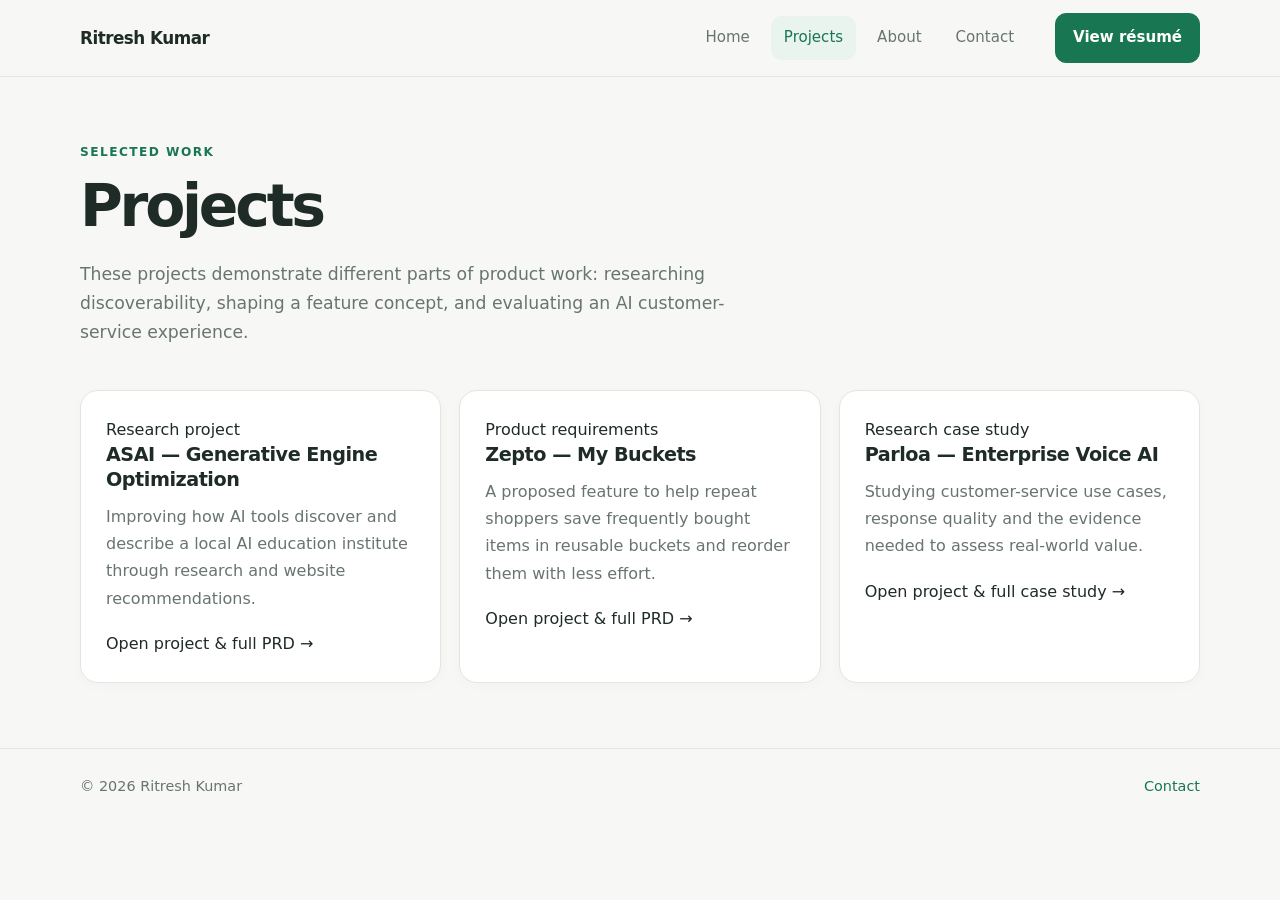
<file: projects.html>
<!doctype html><html lang="en"><head><meta charset="utf-8"><meta name="viewport" content="width=device-width,initial-scale=1"><title>Projects | Ritresh Kumar</title><link rel="stylesheet" href="styles.css"></head><body><header class="topbar"><nav class="nav wrap"><a class="brand" href="index.html">Ritresh Kumar</a><button class="menu-toggle" aria-expanded="false" aria-label="Toggle navigation">Menu</button><div class="navlinks"><a href="index.html">Home</a><a class="active" href="projects.html">Projects</a><a href="about.html">About</a><a href="contact.html">Contact</a></div><a class="button" href="resume.pdf" target="_blank" rel="noreferrer">View résumé</a></nav></header><main class="wrap"><div class="page-hero"><div class="eyebrow">Selected work</div><h1 class="page-title">Projects</h1><p style="max-width:690px;color:var(--muted)">These projects demonstrate different parts of product work: researching discoverability, shaping a feature concept, and evaluating an AI customer-service experience.</p></div><div class="cards project-cards" style="padding-bottom:65px">
<a class="project-card project-card-link" href="asai-case-study.html" aria-label="Open ASAI Generative Engine Optimization case study"><span class="tag">Research project</span><h3>ASAI — Generative Engine Optimization</h3><p>Improving how AI tools discover and describe a local AI education institute through research and website recommendations.</p><span class="card-open">Open project & full PRD <span aria-hidden="true">→</span></span></a>
<a class="project-card project-card-link" href="zepto-case-study.html" aria-label="Open Zepto My Buckets product requirements document"><span class="tag">Product requirements</span><h3>Zepto — My Buckets</h3><p>A proposed feature to help repeat shoppers save frequently bought items in reusable buckets and reorder them with less effort.</p><span class="card-open">Open project & full PRD <span aria-hidden="true">→</span></span></a>
<a class="project-card project-card-link" href="parloa-case-study.html" aria-label="Open Parloa Voice AI case study"><span class="tag">Research case study</span><h3>Parloa — Enterprise Voice AI</h3><p>Studying customer-service use cases, response quality and the evidence needed to assess real-world value.</p><span class="card-open">Open project & full case study <span aria-hidden="true">→</span></span></a>
</div></main><footer><div class="wrap footer-row"><span>© 2026 Ritresh Kumar</span><a href="contact.html">Contact</a></div></footer><script src="script.js"></script></body></html>
</file>
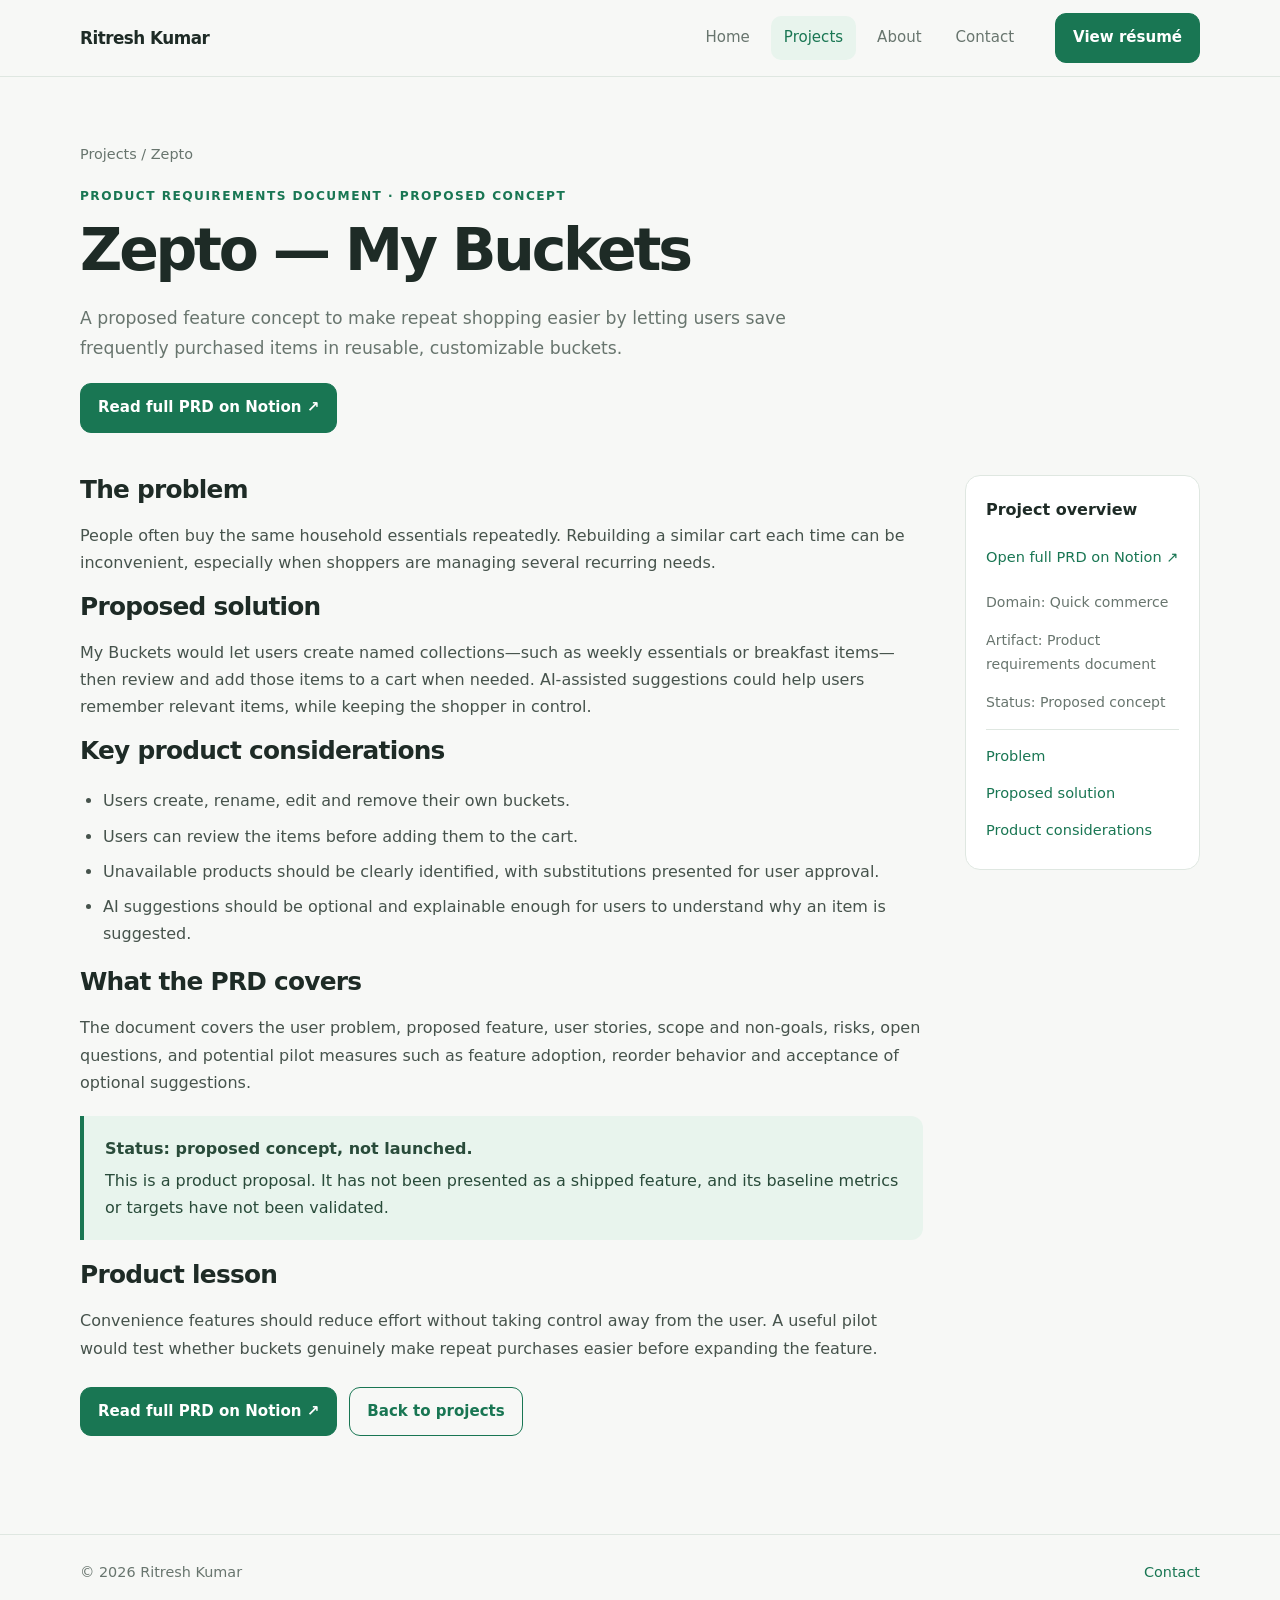
<file: zepto-case-study.html>
<!doctype html><html lang="en"><head><meta charset="utf-8"><meta name="viewport" content="width=device-width,initial-scale=1"><title>Zepto My Buckets | Ritresh Kumar</title><link rel="stylesheet" href="styles.css"></head><body><header class="topbar"><nav class="nav wrap"><a class="brand" href="index.html">Ritresh Kumar</a><button class="menu-toggle" aria-expanded="false" aria-label="Toggle navigation">Menu</button><div class="navlinks"><a href="index.html">Home</a><a class="active" href="projects.html">Projects</a><a href="about.html">About</a><a href="contact.html">Contact</a></div><a class="button" href="resume.pdf" target="_blank" rel="noreferrer">View résumé</a></nav></header><main class="wrap"><div class="page-hero"><div class="breadcrumbs"><a href="projects.html">Projects</a> / Zepto</div><div class="eyebrow">Product requirements document · Proposed concept</div><h1 class="page-title">Zepto — My Buckets</h1><p style="max-width:760px;color:var(--muted)">A proposed feature concept to make repeat shopping easier by letting users save frequently purchased items in reusable, customizable buckets.</p><div class="actions" style="margin-top:20px"><a class="button" href="https://app.notion.com/p/My-Bucket-3b37df70513b8031bdb3e5bf6e3b9054" target="_blank" rel="noopener noreferrer">Read full PRD on Notion ↗</a></div></div><div class="case-layout"><article class="case-main"><section style="padding-top:0;border:0"><h2>The problem</h2><p>People often buy the same household essentials repeatedly. Rebuilding a similar cart each time can be inconvenient, especially when shoppers are managing several recurring needs.</p><h2>Proposed solution</h2><p>My Buckets would let users create named collections—such as weekly essentials or breakfast items—then review and add those items to a cart when needed. AI-assisted suggestions could help users remember relevant items, while keeping the shopper in control.</p><h2>Key product considerations</h2><ul><li>Users create, rename, edit and remove their own buckets.</li><li>Users can review the items before adding them to the cart.</li><li>Unavailable products should be clearly identified, with substitutions presented for user approval.</li><li>AI suggestions should be optional and explainable enough for users to understand why an item is suggested.</li></ul><h2>What the PRD covers</h2><p>The document covers the user problem, proposed feature, user stories, scope and non-goals, risks, open questions, and potential pilot measures such as feature adoption, reorder behavior and acceptance of optional suggestions.</p><div class="callout"><strong>Status: proposed concept, not launched.</strong>This is a product proposal. It has not been presented as a shipped feature, and its baseline metrics or targets have not been validated.</div><h2>Product lesson</h2><p>Convenience features should reduce effort without taking control away from the user. A useful pilot would test whether buckets genuinely make repeat purchases easier before expanding the feature.</p><div class="actions"><a class="button" href="https://app.notion.com/p/My-Bucket-3b37df70513b8031bdb3e5bf6e3b9054" target="_blank" rel="noopener noreferrer">Read full PRD on Notion ↗</a><a class="button secondary" href="projects.html">Back to projects</a></div></section></article><aside class="case-aside"><h3>Project overview</h3><p><a href="https://app.notion.com/p/My-Bucket-3b37df70513b8031bdb3e5bf6e3b9054" target="_blank" rel="noopener noreferrer">Open full PRD on Notion ↗</a></p><p class="plain-note">Domain: Quick commerce</p><p class="plain-note">Artifact: Product requirements document</p><p class="plain-note">Status: Proposed concept</p><hr style="border:0;border-top:1px solid var(--line)"><a href="#">Problem</a><a href="#">Proposed solution</a><a href="#">Product considerations</a></aside></div></main><footer><div class="wrap footer-row"><span>© 2026 Ritresh Kumar</span><a href="contact.html">Contact</a></div></footer><script src="script.js"></script></body></html>
</file>
<file: styles.css>
:root{--bg:#f7f8f6;--surface:#fff;--ink:#1e2b26;--muted:#68756e;--line:#dfe7e1;--accent:#197653;--accent-soft:#e8f4ed;--shadow:0 12px 32px rgba(24,55,39,.07);--radius:18px}*{box-sizing:border-box}html{scroll-behavior:smooth}body{margin:0;background:var(--bg);color:var(--ink);font:16px/1.7 Inter,ui-sans-serif,system-ui,-apple-system,"Segoe UI",sans-serif;-webkit-font-smoothing:antialiased}a{color:var(--accent);text-decoration:none}a:hover{text-decoration:underline}button,a{transition:color .22s ease,background .22s ease,border-color .22s ease,transform .22s ease,box-shadow .22s ease}a:focus-visible,button:focus-visible{outline:3px solid #86c5a5;outline-offset:3px}.wrap{width:min(1120px,calc(100% - 40px));margin-inline:auto}.topbar{position:sticky;top:0;z-index:20;background:rgba(247,248,246,.92);backdrop-filter:blur(14px);border-bottom:1px solid var(--line)}.nav{min-height:76px;display:flex;align-items:center;gap:28px}.brand{font-weight:800;color:var(--ink);font-size:1.05rem;letter-spacing:-.03em;margin-right:auto}.navlinks{display:flex;align-items:center;gap:8px}.navlinks a{color:var(--muted);padding:9px 13px;border-radius:10px;font-size:.94rem}.navlinks a:hover,.navlinks a.active{color:var(--accent);background:var(--accent-soft);text-decoration:none}.button{display:inline-flex;align-items:center;justify-content:center;gap:8px;padding:11px 17px;border:1px solid var(--accent);border-radius:11px;background:var(--accent);color:#fff;font-weight:700;font-size:.94rem;cursor:pointer}.button:hover{background:#125e41;color:#fff;transform:translateY(-1px);box-shadow:0 7px 18px rgba(25,118,83,.16);text-decoration:none}.button.secondary{background:transparent;color:var(--accent)}.button.secondary:hover{background:var(--accent-soft);box-shadow:none}.menu-toggle{display:none;border:1px solid var(--line);background:white;border-radius:9px;padding:8px 12px;color:var(--ink)}main{min-height:60vh}.hero{padding:90px 0 76px;display:grid;grid-template-columns:1.35fr .65fr;gap:52px;align-items:center}.eyebrow{text-transform:uppercase;letter-spacing:.12em;font-size:.76rem;font-weight:800;color:var(--accent);margin-bottom:12px}.hero h1,.page-title{font-size:clamp(2.4rem,6vw,4.6rem);letter-spacing:-.055em;line-height:1.08;margin:0 0 22px}.hero h1 span{color:var(--accent)}.hero p,.page-hero p{font-size:1.08rem;color:var(--muted);max-width:680px;margin:0 0 25px}.hero-actions,.actions{display:flex;gap:12px;flex-wrap:wrap;margin-top:25px}.hero-panel{background:var(--accent-soft);border:1px solid #d5e9dc;border-radius:24px;padding:28px;min-height:260px;display:flex;flex-direction:column;justify-content:space-between}.hero-panel .big-mark{font-size:4.5rem;font-weight:800;letter-spacing:-.08em;color:var(--accent);line-height:1}.hero-panel p{font-size:.98rem;color:#496557;margin:20px 0 0}.mini-tags,.skills{display:flex;flex-wrap:wrap;gap:9px}.mini-tags span,.skills span{display:inline-block;background:var(--surface);border:1px solid var(--line);padding:7px 11px;border-radius:999px;color:var(--muted);font-size:.85rem}.section{padding:62px 0;border-top:1px solid var(--line)}.section-head{display:flex;justify-content:space-between;gap:20px;align-items:end;margin-bottom:26px}.section-head h2,.section h2{font-size:clamp(1.65rem,3vw,2.25rem);line-height:1.2;letter-spacing:-.035em;margin:0}.section-head p{color:var(--muted);margin:8px 0 0;max-width:650px}.text-link{font-weight:750;white-space:nowrap}.cards{display:grid;grid-template-columns:repeat(3,minmax(0,1fr));gap:18px}.project-card,.simple-panel,.contact-card{background:var(--surface);border:1px solid var(--line);border-radius:var(--radius);padding:25px;box-shadow:0 3px 12px rgba(24,55,39,.025)}.project-card{display:flex;flex-direction:column;align-items:flex-start;min-height:265px;color:var(--ink)}.project-card:hover{transform:translateY(-4px);border-color:#a8cdb7;box-shadow:var(--shadow);text-decoration:none}.project-card .card-type{font-size:.77rem;font-weight:800;color:var(--accent);background:var(--accent-soft);border-radius:999px;padding:5px 10px;margin-bottom:18px}.project-card h3,.simple-panel h3{font-size:1.2rem;line-height:1.3;margin:0 0 10px;letter-spacing:-.025em}.project-card p,.simple-panel p,.contact-card p{color:var(--muted);margin:0 0 18px}.project-card .card-link{margin-top:auto;color:var(--accent);font-weight:750}.project-card .card-link span{display:inline-block;transition:transform .2s}.project-card:hover .card-link span{transform:translateX(4px)}.about-preview,.contact-preview{display:grid;grid-template-columns:1fr 1fr;gap:18px}.simple-panel{padding:30px}.simple-panel .text-link{display:inline-block;margin-top:4px}.page-hero{padding:65px 0 42px}.page-title{font-size:clamp(2.25rem,5vw,3.65rem);max-width:900px}.page-hero p{margin-bottom:0}.breadcrumbs{font-size:.9rem;color:var(--muted);margin-bottom:20px}.metadata{display:grid;grid-template-columns:repeat(3,minmax(0,1fr));gap:12px;margin-top:28px}.metadata>div{background:var(--surface);border:1px solid var(--line);border-radius:13px;padding:16px}.metadata small{display:block;color:var(--muted);margin-bottom:5px}.metadata strong{font-size:.95rem}.case-layout{display:grid;grid-template-columns:minmax(0,1fr) 235px;gap:42px;padding-bottom:70px}.case-main section{padding:28px 0;border-top:1px solid var(--line)}.case-main h2{font-size:1.55rem;letter-spacing:-.03em;line-height:1.25;margin:0 0 13px}.case-main h3{font-size:1.12rem;margin:23px 0 8px}.case-main p,.case-main li{color:#46534c}.case-main ul{padding-left:23px}.case-main li{padding:4px 0}.case-aside{align-self:start;position:sticky;top:100px;background:var(--surface);border:1px solid var(--line);border-radius:15px;padding:20px}.case-aside h3{margin:0 0 12px;font-size:1rem}.case-aside a{display:block;padding:6px 0;font-size:.91rem}.callout{background:var(--accent-soft);border-left:4px solid var(--accent);border-radius:0 12px 12px 0;padding:19px 21px;margin:20px 0;color:#294b3a}.callout strong{display:block;margin-bottom:5px}.plain-note{font-size:.88rem;color:var(--muted)}.about-grid{display:grid;grid-template-columns:1fr 1fr;gap:18px}.skills{padding-bottom:60px}.skills span{background:var(--surface)}.contact-grid{display:grid;grid-template-columns:1fr 1fr;gap:18px;padding-bottom:65px}.contact-card{display:flex;gap:15px;align-items:flex-start}.contact-card .contact-icon{width:44px;height:44px;flex:0 0 44px;border-radius:12px;background:var(--accent-soft);display:grid;place-items:center;color:var(--accent);font-weight:800}.contact-card h3{margin:0 0 5px}.contact-card p{margin:0 0 7px}footer{border-top:1px solid var(--line);padding:25px 0 35px;color:var(--muted);font-size:.9rem}.footer-row{display:flex;align-items:center;justify-content:space-between;gap:15px}.breadcrumbs a{color:var(--muted)}.page-enter{animation:pageEnter .42s ease both}.page-leave{opacity:0;transform:translateY(7px);transition:opacity .16s ease,transform .16s ease}@keyframes pageEnter{from{opacity:0;transform:translateY(9px)}to{opacity:1;transform:translateY(0)}}@media(max-width:800px){.nav{gap:12px;min-height:68px}.nav>.button{display:none}.menu-toggle{display:block}.navlinks{display:none;position:absolute;left:20px;right:20px;top:64px;background:var(--surface);border:1px solid var(--line);border-radius:14px;padding:10px;box-shadow:var(--shadow);flex-direction:column;align-items:stretch}.navlinks.open{display:flex}.navlinks a{padding:12px}.hero{grid-template-columns:1fr;gap:28px;padding:58px 0}.hero-panel{min-height:200px}.cards{grid-template-columns:1fr 1fr}.case-layout{grid-template-columns:1fr}.case-aside{position:static;order:-1}.metadata{grid-template-columns:1fr 1fr}}@media(max-width:560px){.wrap{width:min(100% - 28px,1120px)}.hero{padding:48px 0}.hero h1{font-size:2.65rem}.section{padding:45px 0}.section-head{align-items:flex-start;flex-direction:column}.cards,.about-preview,.contact-preview,.about-grid,.contact-grid{grid-template-columns:1fr}.project-card{min-height:0}.page-hero{padding:45px 0 30px}.metadata{grid-template-columns:1fr}.case-layout{gap:20px}.footer-row{align-items:flex-start;flex-direction:column}}@media(prefers-reduced-motion:reduce){*,*::before,*::after{scroll-behavior:auto!important;animation-duration:.01ms!important;transition-duration:.01ms!important}}
</file>
